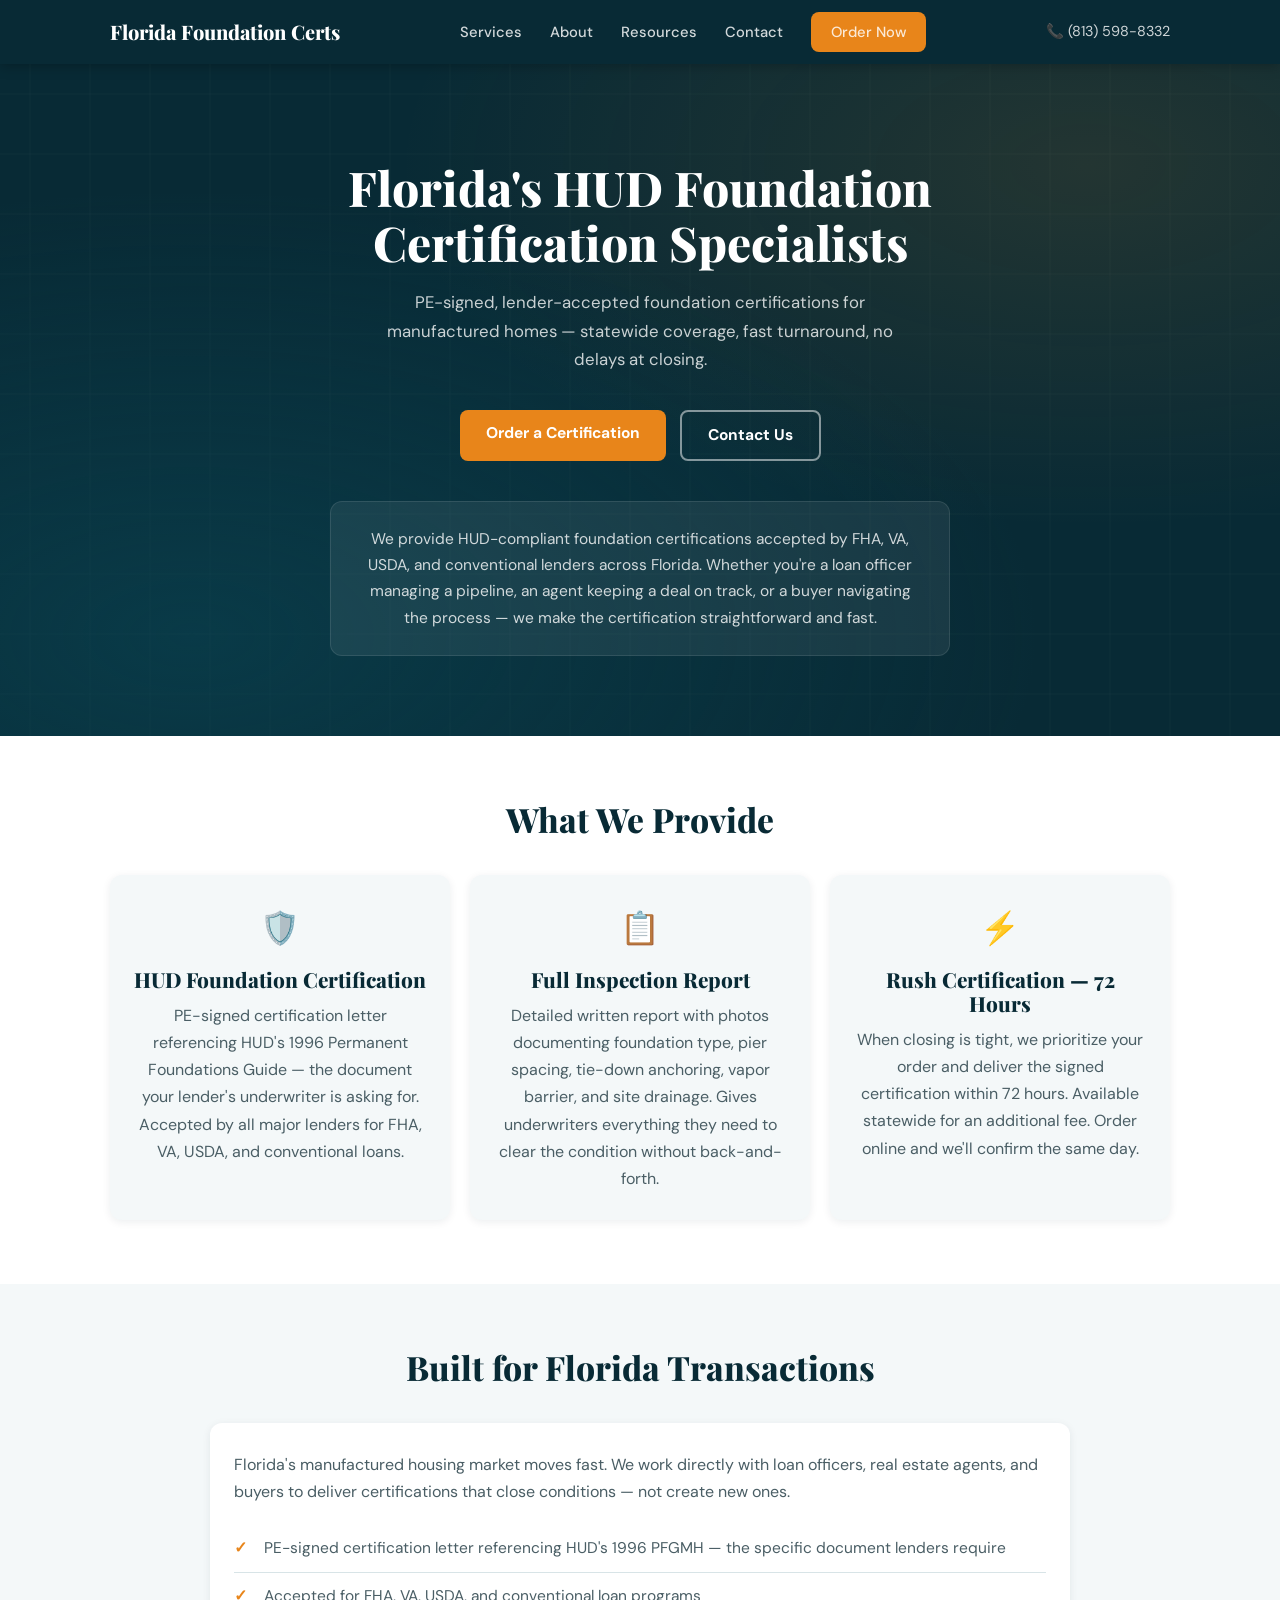
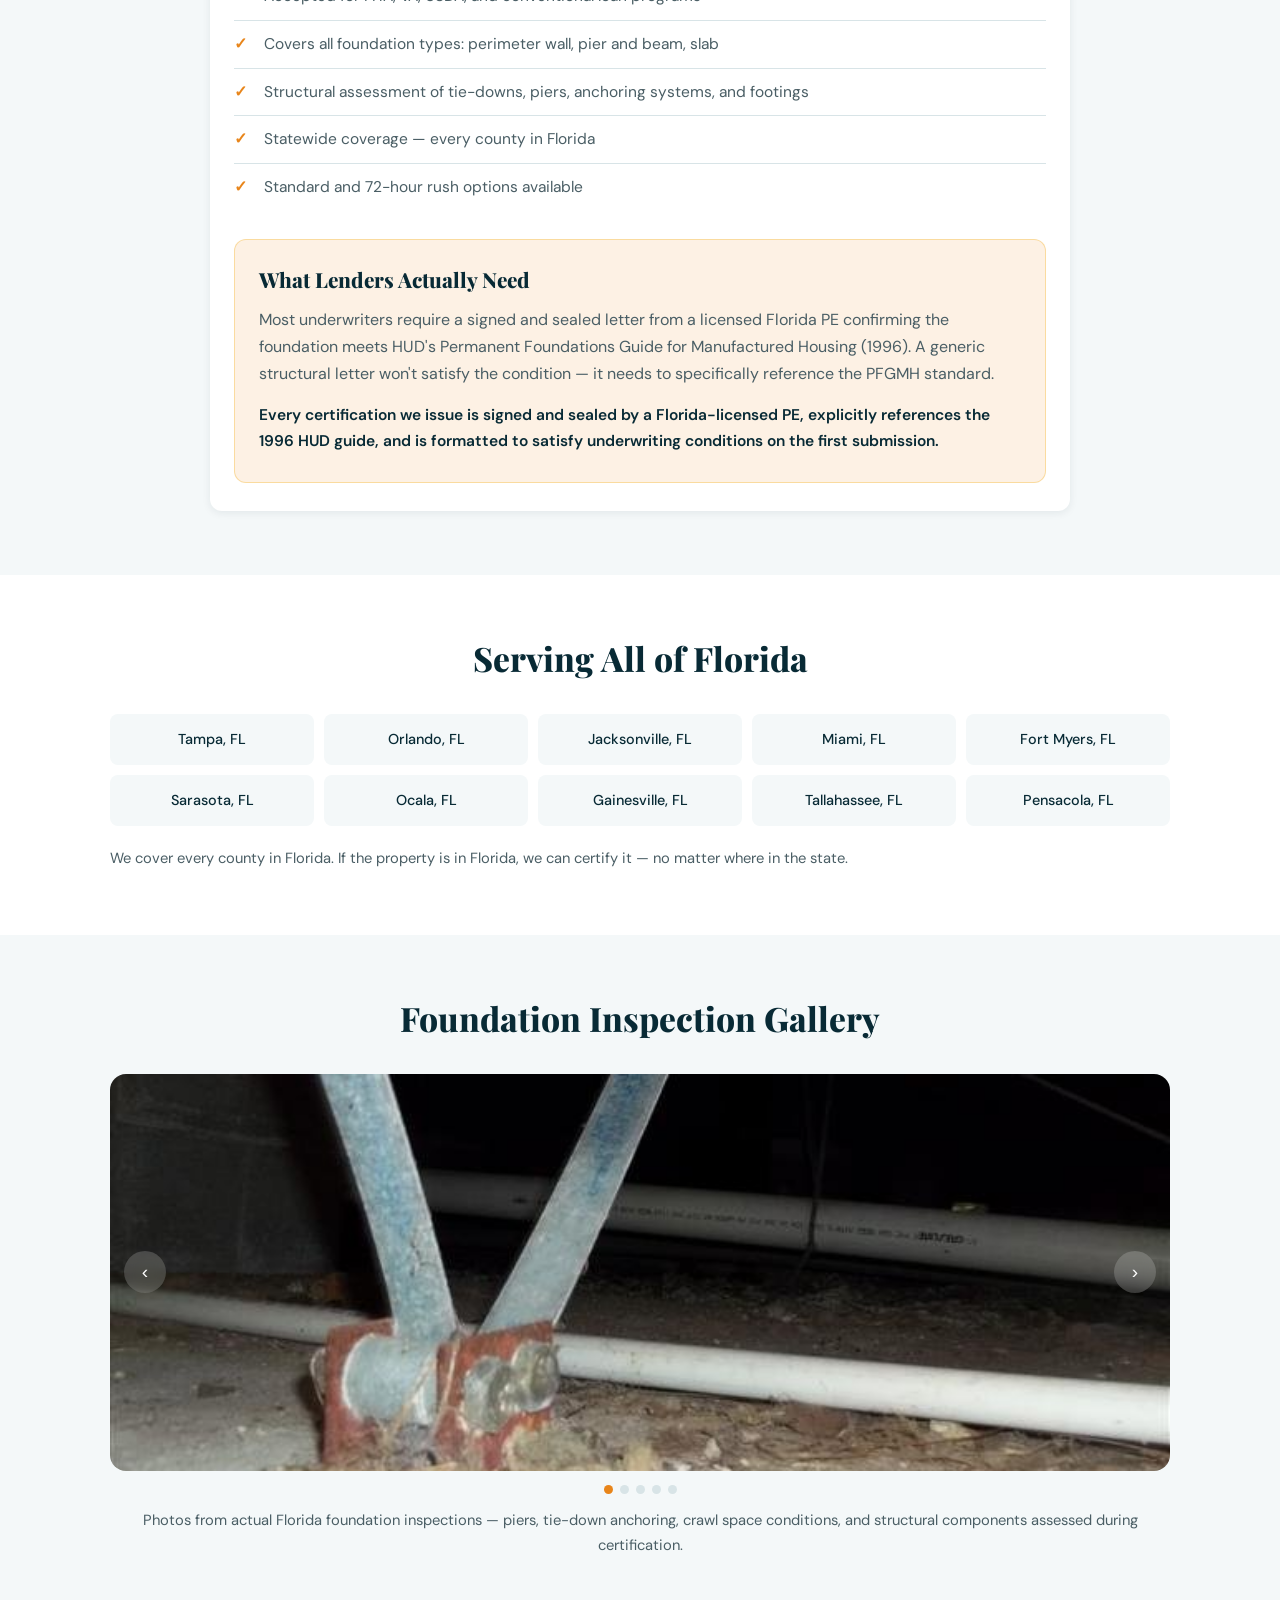
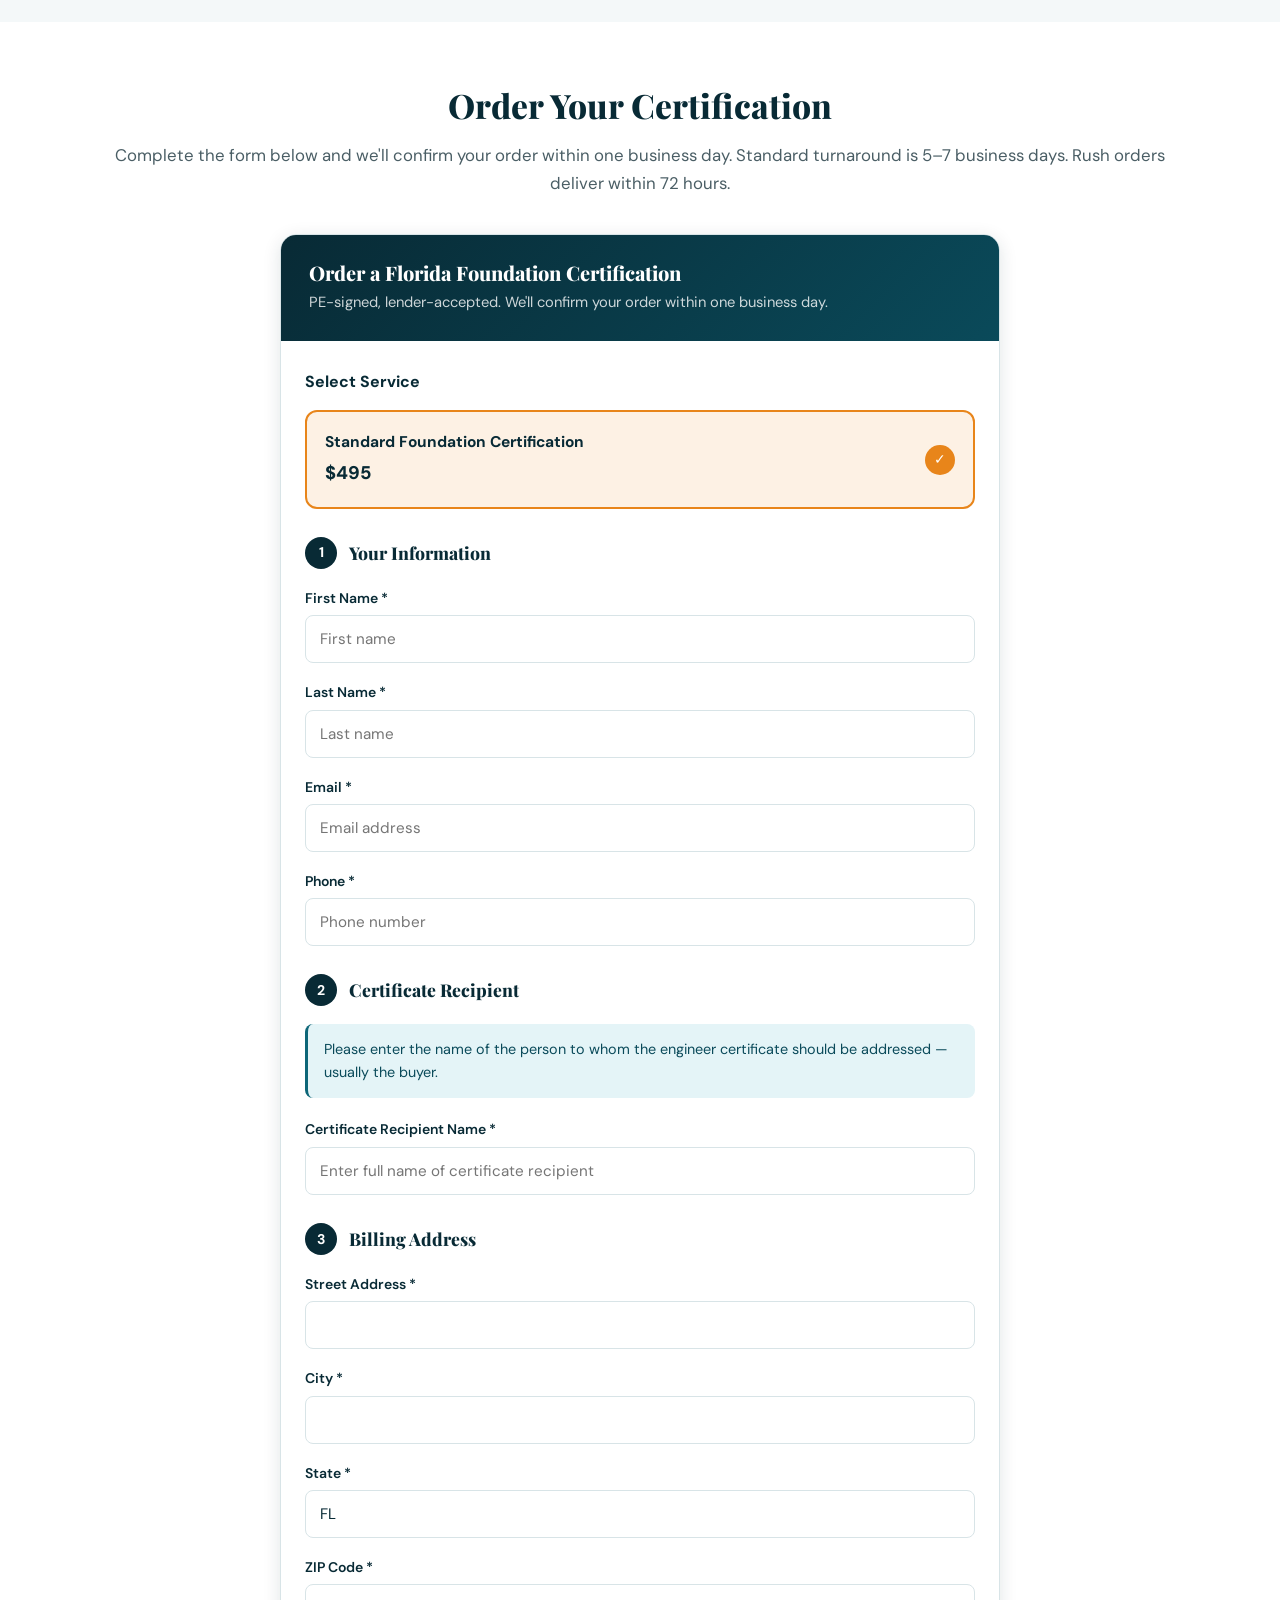
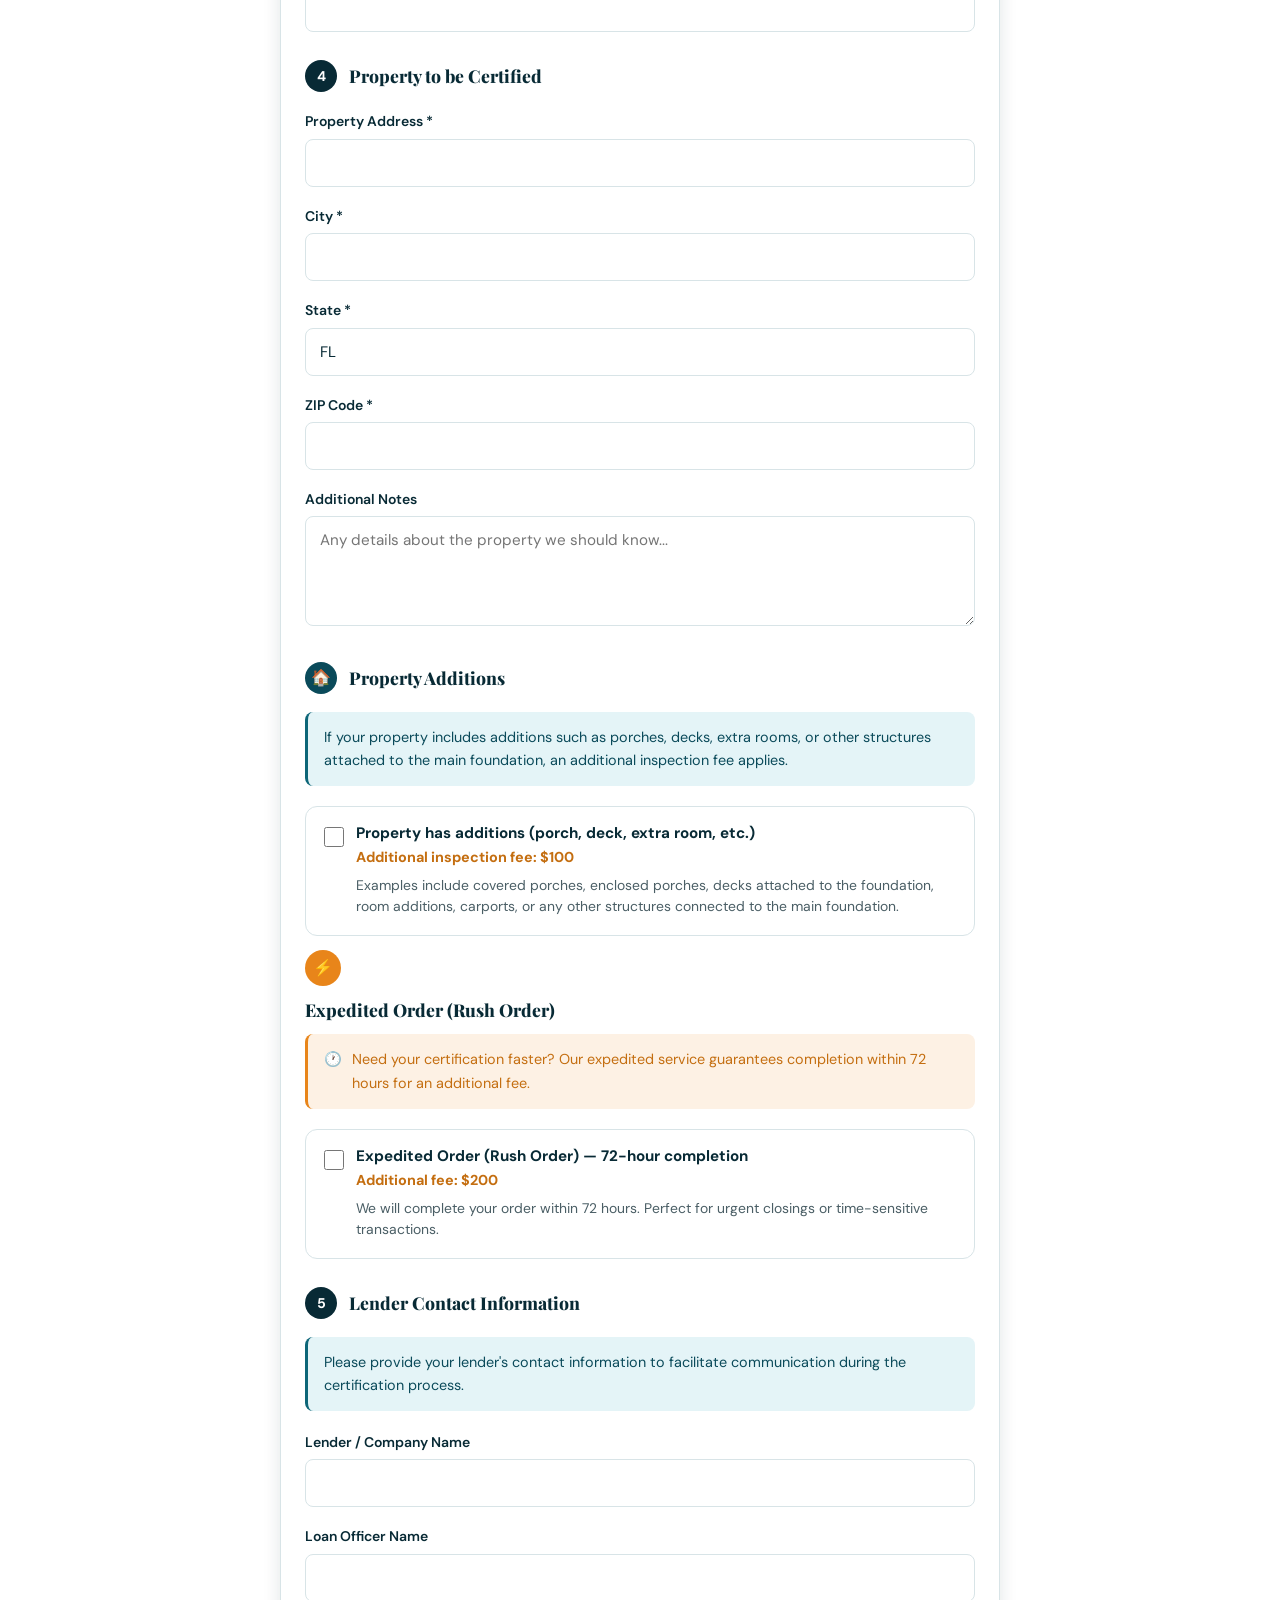
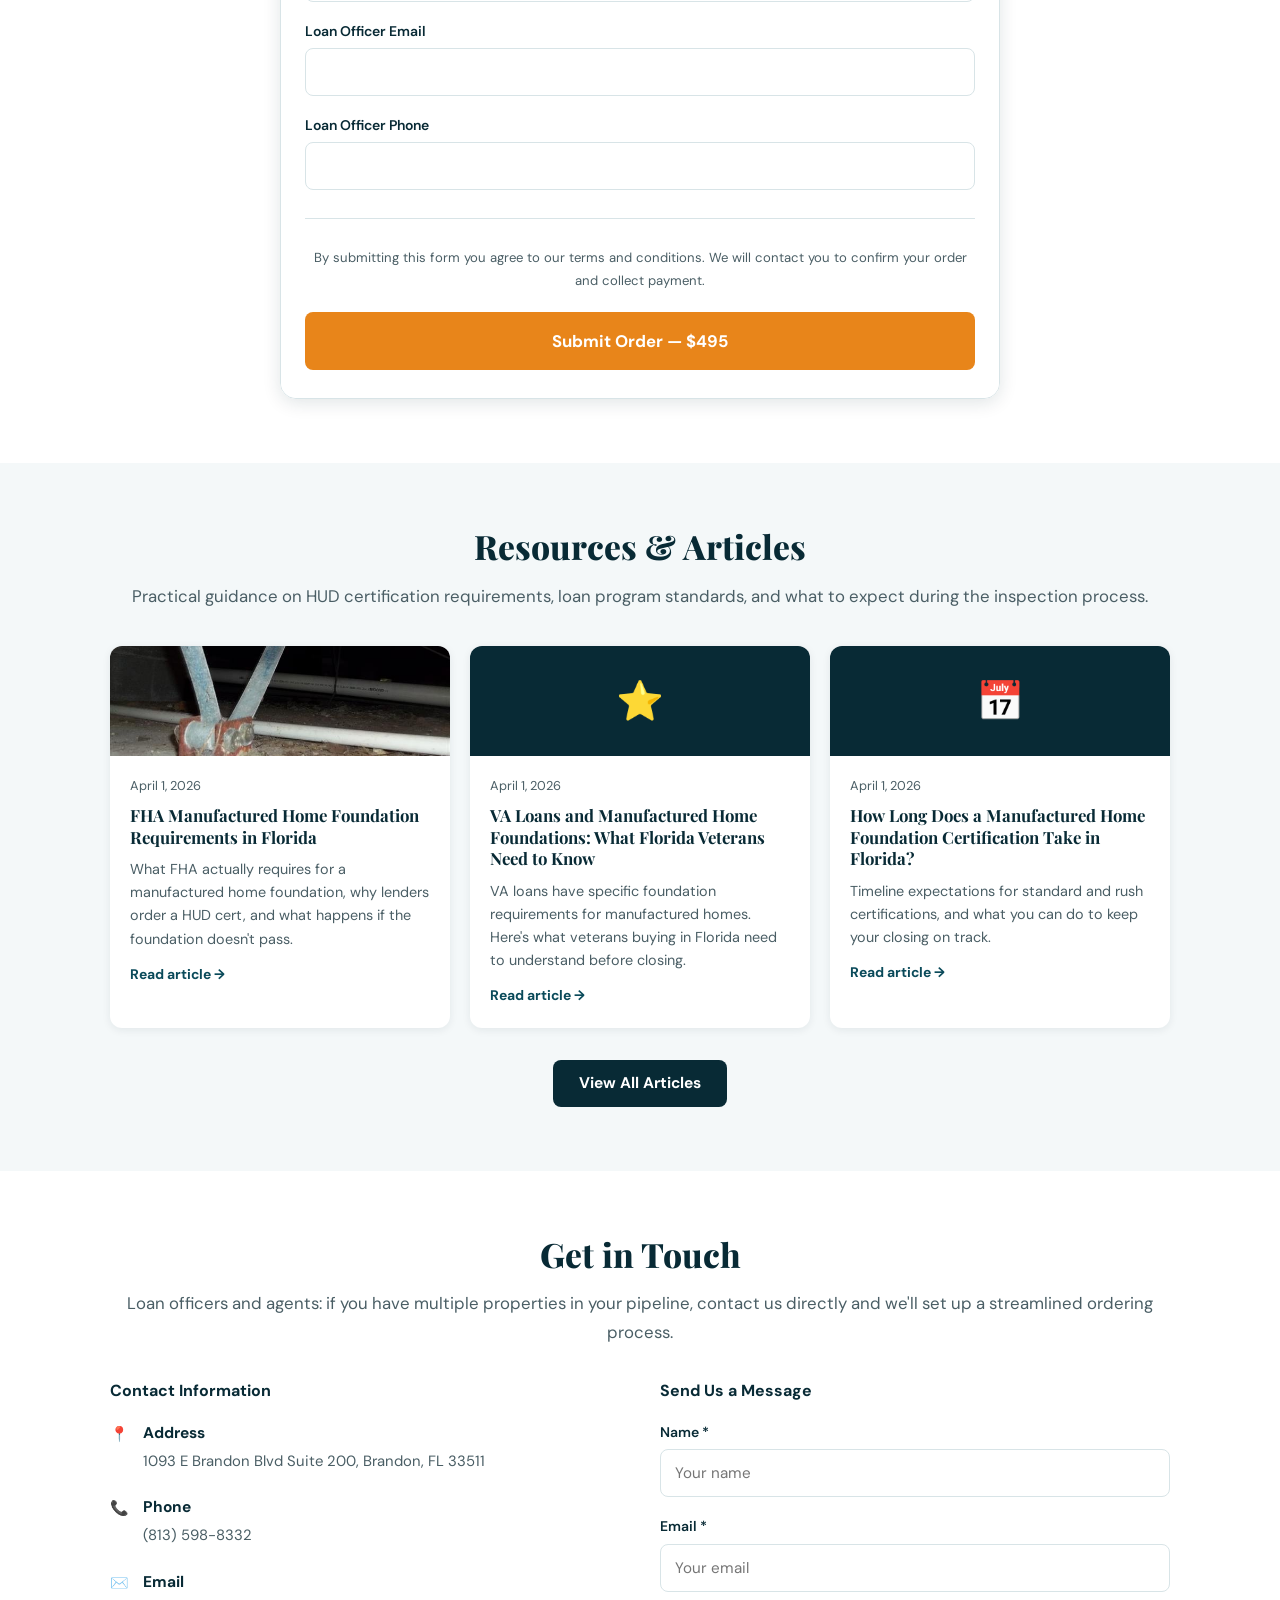
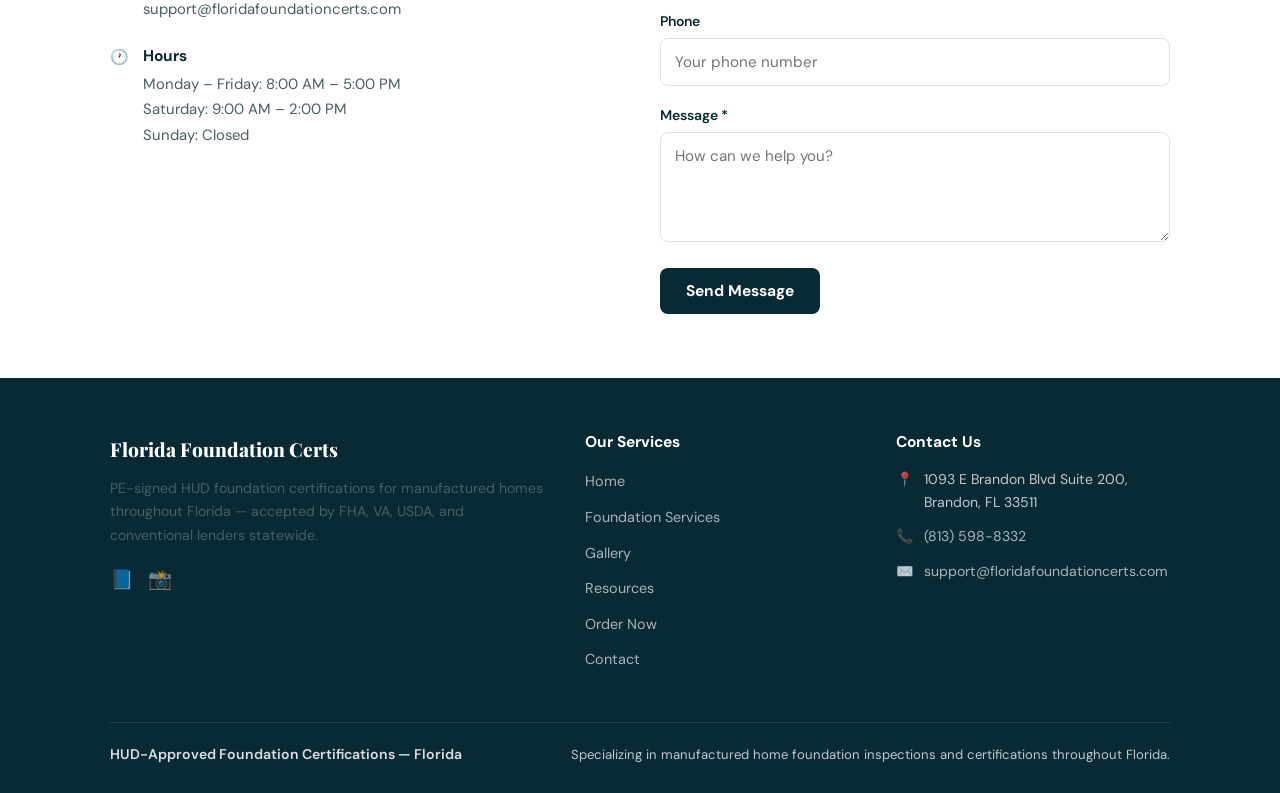
<file: index.html>
<!DOCTYPE html>
<html lang="en">
<head>
  <meta charset="UTF-8" />
  <meta name="viewport" content="width=device-width, initial-scale=1.0" />
  <title>Florida Foundation Certs | HUD-Approved Manufactured Home Foundation Certification in FL</title>
  <meta name="description" content="Professional manufactured home and mobile home foundation inspections and HUD-approved certifications in Florida. Specializing in permanent foundation certification for FHA, VA, and conventional loans in Tampa, Orlando, Jacksonville, Miami, and all of FL." />
  <meta name="keywords" content="manufactured home foundation certification Florida, HUD approved foundation inspection FL, manufactured home permanent foundation Florida, PFGMH certification Florida, FHA foundation certification Florida, VA loan foundation inspection Florida, mobile home foundation inspection FL, Tampa, Orlando, Jacksonville, Miami, Sarasota" />
  <meta property="og:title" content="Florida Foundation Certs | HUD-Approved Manufactured Home Foundation Certification in FL" />
  <meta property="og:description" content="Professional manufactured home foundation inspections and HUD-approved certifications in Florida. Serving Tampa, Orlando, Jacksonville, Miami, and all of FL." />
  <meta property="og:type" content="website" />
  <meta name="twitter:card" content="summary_large_image" />
  <meta name="geo.region" content="US-FL" />
  <meta name="geo.placename" content="Florida" />
  <meta name="format-detection" content="telephone=yes" />
  <link rel="icon" type="image/svg+xml" href="images/favicon.svg" />
  <link rel="preconnect" href="https://fonts.googleapis.com" />
  <link rel="preconnect" href="https://fonts.gstatic.com" crossorigin />
  <link href="https://fonts.googleapis.com/css2?family=Playfair+Display:wght@700;800&family=DM+Sans:wght@400;500;600;700&display=swap" rel="stylesheet" />
  <link rel="stylesheet" href="styles.css" />
</head>
<body>

<!-- ============================================================
     NAVIGATION
     ============================================================ -->
<nav class="nav">
  <div class="nav-inner">
    <a href="index.html" class="nav-logo">Florida Foundation Certs</a>

    <!-- Desktop: links in middle, phone + CTA on right -->
    <ul class="nav-links">
      <li><a href="#services">Services</a></li>
      <li><a href="#about">About</a></li>
      <li><a href="blog/index.html">Resources</a></li>
      <li><a href="#contact">Contact</a></li>
      <li><a href="#order" class="nav-cta">Order Now</a></li>
    </ul>
    <a href="tel:8135988332" class="nav-phone">📞 (813) 598-8332</a>

    <!-- Mobile: phone icon + hamburger -->
    <div class="nav-mobile-right">
      <a href="tel:8135988332" class="nav-mobile-phone" aria-label="Call us">📞</a>
      <button class="hamburger" id="hamburger" aria-label="Open menu">
        <span></span><span></span><span></span>
      </button>
    </div>
  </div>

  <!-- Mobile menu -->
  <div class="mobile-menu" id="mobileMenu">
    <a href="#services" class="mobile-link">Services</a>
    <a href="#about" class="mobile-link">About</a>
    <a href="blog/index.html" class="mobile-link">Resources</a>
    <a href="#contact" class="mobile-link">Contact</a>
    <a href="#order" class="nav-cta mobile-link">Order Now</a>
  </div>
</nav>

<!-- ============================================================
     HERO
     ============================================================ -->
<section class="hero">
  <div class="container">
    <h1>Florida's HUD Foundation<br>Certification Specialists</h1>
    <p class="hero-sub">PE-signed, lender-accepted foundation certifications for manufactured homes — statewide coverage, fast turnaround, no delays at closing.</p>
    <div class="hero-btns">
      <a href="#order" class="btn btn-gold">Order a Certification</a>
      <a href="#contact" class="btn btn-outline-white">Contact Us</a>
    </div>
    <div class="hero-intro-box">
      We provide HUD-compliant foundation certifications accepted by FHA, VA, USDA, and conventional lenders across Florida. Whether you're a loan officer managing a pipeline, an agent keeping a deal on track, or a buyer navigating the process — we make the certification straightforward and fast.
    </div>
  </div>
</section>

<!-- ============================================================
     SERVICES
     ============================================================ -->
<section class="section services" id="services">
  <div class="container">
    <h2 class="section-title">What We Provide</h2>
    <div class="services-grid">

      <div class="card service-card">
        <div class="card-icon">🛡️</div>
        <h3>HUD Foundation Certification</h3>
        <p>PE-signed certification letter referencing HUD's 1996 Permanent Foundations Guide — the document your lender's underwriter is asking for. Accepted by all major lenders for FHA, VA, USDA, and conventional loans.</p>
      </div>

      <div class="card service-card">
        <div class="card-icon">📋</div>
        <h3>Full Inspection Report</h3>
        <p>Detailed written report with photos documenting foundation type, pier spacing, tie-down anchoring, vapor barrier, and site drainage. Gives underwriters everything they need to clear the condition without back-and-forth.</p>
      </div>

      <div class="card service-card">
        <div class="card-icon">⚡</div>
        <h3>Rush Certification — 72 Hours</h3>
        <p>When closing is tight, we prioritize your order and deliver the signed certification within 72 hours. Available statewide for an additional fee. Order online and we'll confirm the same day.</p>
      </div>

    </div>
  </div>
</section>

<!-- ============================================================
     ABOUT
     ============================================================ -->
<section class="section about" id="about">
  <div class="container">
    <h2 class="section-title">Built for Florida Transactions</h2>
    <div class="card" style="text-align:left; max-width:860px; margin:0 auto;">
      <p style="margin-bottom:20px;">Florida's manufactured housing market moves fast. We work directly with loan officers, real estate agents, and buyers to deliver certifications that close conditions — not create new ones.</p>
      <ul class="about-list">
        <li>PE-signed certification letter referencing HUD's 1996 PFGMH — the specific document lenders require</li>
        <li>Accepted for FHA, VA, USDA, and conventional loan programs</li>
        <li>Covers all foundation types: perimeter wall, pier and beam, slab</li>
        <li>Structural assessment of tie-downs, piers, anchoring systems, and footings</li>
        <li>Statewide coverage — every county in Florida</li>
        <li>Standard and 72-hour rush options available</li>
      </ul>
      <div class="why-box" style="margin-top:28px;">
        <h3>What Lenders Actually Need</h3>
        <p>Most underwriters require a signed and sealed letter from a licensed Florida PE confirming the foundation meets HUD's Permanent Foundations Guide for Manufactured Housing (1996). A generic structural letter won't satisfy the condition — it needs to specifically reference the PFGMH standard.</p>
        <p class="why-highlight">Every certification we issue is signed and sealed by a Florida-licensed PE, explicitly references the 1996 HUD guide, and is formatted to satisfy underwriting conditions on the first submission.</p>
      </div>
    </div>
  </div>
</section>

<!-- ============================================================
     SERVICE AREA
     ============================================================ -->
<section class="section service-area">
  <div class="container">
    <h2 class="section-title">Serving All of Florida</h2>
    <div class="city-grid">
      <div class="city-item">Tampa, FL</div>
      <div class="city-item">Orlando, FL</div>
      <div class="city-item">Jacksonville, FL</div>
      <div class="city-item">Miami, FL</div>
      <div class="city-item">Fort Myers, FL</div>
      <div class="city-item">Sarasota, FL</div>
      <div class="city-item">Ocala, FL</div>
      <div class="city-item">Gainesville, FL</div>
      <div class="city-item">Tallahassee, FL</div>
      <div class="city-item">Pensacola, FL</div>
    </div>
    <p class="area-note">We cover every county in Florida. If the property is in Florida, we can certify it — no matter where in the state.</p>
  </div>
</section>

<!-- ============================================================
     GALLERY
     ============================================================ -->
<section class="section gallery" id="gallery">
  <div class="container">
    <h2 class="section-title">Foundation Inspection Gallery</h2>
    <div class="gallery-wrap">
      <div class="gallery-track" id="galleryTrack">
      <div class="gallery-slide" style="background: #1a1a2e; background-image: url('images/foundation-anchor.jpg'); background-size: cover; background-position: center;"></div>
        <div class="gallery-slide"><div class="gallery-slide-icon">🔩</div>Tie-Down Anchoring Assessment</div>
        <div class="gallery-slide"><div class="gallery-slide-icon">📐</div>Structural Compliance Documentation</div>
        <div class="gallery-slide"><div class="gallery-slide-icon">🏠</div>Crawl Space Evaluation</div>
        <div class="gallery-slide"><div class="gallery-slide-icon">✅</div>HUD Certification Complete</div>
      </div>
      <button class="gallery-btn prev" onclick="changeSlide(-1)" aria-label="Previous">&#8249;</button>
      <button class="gallery-btn next" onclick="changeSlide(1)" aria-label="Next">&#8250;</button>
    </div>
    <div class="gallery-dots" id="galleryDots">
      <button class="gallery-dot active" onclick="goToSlide(0)"></button>
      <button class="gallery-dot" onclick="goToSlide(1)"></button>
      <button class="gallery-dot" onclick="goToSlide(2)"></button>
      <button class="gallery-dot" onclick="goToSlide(3)"></button>
      <button class="gallery-dot" onclick="goToSlide(4)"></button>
    </div>
    <p class="gallery-caption">Photos from actual Florida foundation inspections — piers, tie-down anchoring, crawl space conditions, and structural components assessed during certification.</p>
  </div>
</section>

<!-- ============================================================
     ORDER FORM
     ============================================================ -->
<section class="section order" id="order">
  <div class="container">
    <h2 class="section-title">Order Your Certification</h2>
    <p class="section-subtitle">Complete the form below and we'll confirm your order within one business day. Standard turnaround is 5–7 business days. Rush orders deliver within 72 hours.</p>

    <div class="order-card">
      <div class="order-header">
        <h3>Order a Florida Foundation Certification</h3>
        <p>PE-signed, lender-accepted. We'll confirm your order within one business day.</p>
      </div>
      <div class="order-body">

        <!-- Success message (hidden until submit) -->
        <div id="orderSuccess" style="display:none; text-align:center; padding: 40px 20px;">
          <div style="font-size:3rem; margin-bottom:16px;">✅</div>
          <h3 style="color:var(--navy); margin-bottom:12px;">Order Received</h3>
          <p>We've received your certification request and will be in touch within one business day to confirm details and next steps.</p>
        </div>

        <div id="orderForm">
          <div class="service-select-label">Select Service</div>
          <div class="service-option">
            <div>
              <div class="service-option-name">Standard Foundation Certification</div>
              <div class="service-option-price" id="basePrice">$495</div>
            </div>
            <div class="check-circle">✓</div>
          </div>

          <form id="certForm">
            <input type="hidden" name="_formtype" value="ORDER" />
            <input type="hidden" name="Total" id="totalField" value="$495" />

            <!-- Step 1 -->
            <div class="step-heading">
              <div class="step-num">1</div>
              <h3>Your Information</h3>
            </div>
            <div class="form-group"><label>First Name *</label><input type="text" name="First Name" placeholder="First name" required /></div>
            <div class="form-group"><label>Last Name *</label><input type="text" name="Last Name" placeholder="Last name" required /></div>
            <div class="form-group"><label>Email *</label><input type="email" name="Email" placeholder="Email address" required /></div>
            <div class="form-group"><label>Phone *</label><input type="tel" name="Phone" placeholder="Phone number" required /></div>

            <!-- Step 2 -->
            <div class="step-heading">
              <div class="step-num">2</div>
              <h3>Certificate Recipient</h3>
            </div>
            <div class="callout-blue">Please enter the name of the person to whom the engineer certificate should be addressed — usually the buyer.</div>
            <div class="form-group"><label>Certificate Recipient Name *</label><input type="text" name="Certificate Recipient" placeholder="Enter full name of certificate recipient" required /></div>

            <!-- Step 3 -->
            <div class="step-heading">
              <div class="step-num">3</div>
              <h3>Billing Address</h3>
            </div>
            <div class="form-group"><label>Street Address *</label><input type="text" name="Billing Street" required /></div>
            <div class="form-group"><label>City *</label><input type="text" name="Billing City" required /></div>
            <div class="form-group"><label>State *</label><input type="text" name="Billing State" value="FL" required /></div>
            <div class="form-group"><label>ZIP Code *</label><input type="text" name="Billing ZIP" required /></div>

            <!-- Step 4 -->
            <div class="step-heading">
              <div class="step-num">4</div>
              <h3>Property to be Certified</h3>
            </div>
            <div class="form-group"><label>Property Address *</label><input type="text" name="Property Address" required /></div>
            <div class="form-group"><label>City *</label><input type="text" name="Property City" required /></div>
            <div class="form-group"><label>State *</label><input type="text" name="Property State" value="FL" required /></div>
            <div class="form-group"><label>ZIP Code *</label><input type="text" name="Property ZIP" required /></div>
            <div class="form-group"><label>Additional Notes</label><textarea name="Additional Notes" placeholder="Any details about the property we should know..."></textarea></div>

            <!-- Property Additions -->
            <div class="step-heading">
              <div class="step-num" style="background:var(--blue); font-size:1rem;">🏠</div>
              <h3>Property Additions</h3>
            </div>
            <div class="callout-blue">If your property includes additions such as porches, decks, extra rooms, or other structures attached to the main foundation, an additional inspection fee applies.</div>
            <div class="addon-card">
              <div class="addon-header">
                <input type="checkbox" class="addon-checkbox" id="addons" name="Property Additions" value="Yes — additional $100" />
                <div class="addon-info">
                  <h4>Property has additions (porch, deck, extra room, etc.)</h4>
                  <div class="addon-price">Additional inspection fee: $100</div>
                  <p>Examples include covered porches, enclosed porches, decks attached to the foundation, room additions, carports, or any other structures connected to the main foundation.</p>
                </div>
              </div>
            </div>

            <!-- Rush Order -->
            <div class="rush-icon">⚡</div>
            <h3 style="font-family:var(--font-display); font-size:1.1rem; color:var(--navy); margin-bottom:14px;">Expedited Order (Rush Order)</h3>
            <div class="callout-gold">
              <span>🕐</span>
              <span>Need your certification faster? Our expedited service guarantees completion within 72 hours for an additional fee.</span>
            </div>
            <div class="addon-card">
              <div class="addon-header">
                <input type="checkbox" class="addon-checkbox" id="rush" name="Rush Order" value="Yes — additional $200" />
                <div class="addon-info">
                  <h4>Expedited Order (Rush Order) — 72-hour completion</h4>
                  <div class="addon-price">Additional fee: $200</div>
                  <p>We will complete your order within 72 hours. Perfect for urgent closings or time-sensitive transactions.</p>
                </div>
              </div>
            </div>

            <!-- Step 5 -->
            <div class="step-heading">
              <div class="step-num">5</div>
              <h3>Lender Contact Information</h3>
            </div>
            <div class="callout-blue">Please provide your lender's contact information to facilitate communication during the certification process.</div>
            <div class="form-group"><label>Lender / Company Name</label><input type="text" name="Lender Company" /></div>
            <div class="form-group"><label>Loan Officer Name</label><input type="text" name="Loan Officer Name" /></div>
            <div class="form-group"><label>Loan Officer Email</label><input type="email" name="Loan Officer Email" /></div>
            <div class="form-group"><label>Loan Officer Phone</label><input type="tel" name="Loan Officer Phone" /></div>

            <hr class="divider" />
            <p class="terms-note">By submitting this form you agree to our terms and conditions. We will contact you to confirm your order and collect payment.</p>
            <button type="submit" class="payment-btn" id="submitBtn">Submit Order — $495</button>
          </form>
        </div>

      </div>
    </div>
  </div>
</section>

<!-- ============================================================
     BLOG PREVIEW
     ============================================================ -->
<section class="section blog-preview" id="resources">
  <div class="container">
    <h2 class="section-title">Resources &amp; Articles</h2>
    <p class="section-subtitle">Practical guidance on HUD certification requirements, loan program standards, and what to expect during the inspection process.</p>
    <div class="blog-grid">

      <a href="blog/fha-manufactured-home-foundation-requirements-florida.html" class="blog-card">
        <div class="blog-card-img" style="background-image: url('images/foundation-anchor.jpg');"></div>
        <div class="blog-card-body">
          <div class="blog-card-date">April 1, 2026</div>
          <div class="blog-card-title">FHA Manufactured Home Foundation Requirements in Florida</div>
          <p class="blog-card-excerpt">What FHA actually requires for a manufactured home foundation, why lenders order a HUD cert, and what happens if the foundation doesn't pass.</p>
          <span class="blog-card-read">Read article →</span>
        </div>
      </a>

      <a href="blog/va-loan-manufactured-home-foundation-florida.html" class="blog-card">
        <div class="blog-card-img">⭐</div>
        <div class="blog-card-body">
          <div class="blog-card-date">April 1, 2026</div>
          <div class="blog-card-title">VA Loans and Manufactured Home Foundations: What Florida Veterans Need to Know</div>
          <p class="blog-card-excerpt">VA loans have specific foundation requirements for manufactured homes. Here's what veterans buying in Florida need to understand before closing.</p>
          <span class="blog-card-read">Read article →</span>
        </div>
      </a>

      <a href="blog/how-long-does-foundation-certification-take.html" class="blog-card">
        <div class="blog-card-img">📅</div>
        <div class="blog-card-body">
          <div class="blog-card-date">April 1, 2026</div>
          <div class="blog-card-title">How Long Does a Manufactured Home Foundation Certification Take in Florida?</div>
          <p class="blog-card-excerpt">Timeline expectations for standard and rush certifications, and what you can do to keep your closing on track.</p>
          <span class="blog-card-read">Read article →</span>
        </div>
      </a>

    </div>
    <div class="blog-all-link">
      <a href="blog/index.html" class="btn btn-navy">View All Articles</a>
    </div>
  </div>
</section>

<!-- ============================================================
     CONTACT
     ============================================================ -->
<section class="section contact" id="contact">
  <div class="container">
    <h2 class="section-title">Get in Touch</h2>
    <p class="section-subtitle">Loan officers and agents: if you have multiple properties in your pipeline, contact us directly and we'll set up a streamlined ordering process.</p>
    <div class="contact-grid">

      <div>
        <h4 style="font-weight:700; font-size:1rem; color:var(--navy); margin-bottom:20px;">Contact Information</h4>
        <div class="contact-info-item">
          <span class="contact-icon">📍</span>
          <div><strong>Address</strong><span>1093 E Brandon Blvd Suite 200, Brandon, FL 33511</span></div>
        </div>
        <div class="contact-info-item">
          <span class="contact-icon">📞</span>
          <div><strong>Phone</strong><a href="tel:8135988332">(813) 598-8332</a></div>
        </div>
        <div class="contact-info-item">
          <span class="contact-icon">✉️</span>
          <div><strong>Email</strong><a href="mailto:support@floridafoundationcerts.com">support@floridafoundationcerts.com</a></div>
        </div>
        <div class="contact-info-item">
          <span class="contact-icon">🕐</span>
          <div>
            <strong>Hours</strong>
            <span>Monday – Friday: 8:00 AM – 5:00 PM<br>Saturday: 9:00 AM – 2:00 PM<br>Sunday: Closed</span>
          </div>
        </div>
      </div>

      <div>
        <h4 style="font-weight:700; font-size:1rem; color:var(--navy); margin-bottom:20px;">Send Us a Message</h4>
        <div id="contactSuccess" style="display:none; padding:28px; background:var(--gray-bg); border-radius:var(--radius-md); text-align:center;">
          <div style="font-size:2rem; margin-bottom:10px;">✅</div>
          <p style="color:var(--navy); font-weight:600;">Message received. We'll be in touch shortly.</p>
        </div>
        <form id="contactForm" style="">
          <input type="hidden" name="_formtype" value="CONTACT" />
          <div class="form-group"><label>Name *</label><input type="text" name="Name" placeholder="Your name" required /></div>
          <div class="form-group"><label>Email *</label><input type="email" name="Email" placeholder="Your email" required /></div>
          <div class="form-group"><label>Phone</label><input type="tel" name="Phone" placeholder="Your phone number" /></div>
          <div class="form-group"><label>Message *</label><textarea name="Message" placeholder="How can we help you?" required></textarea></div>
          <button type="submit" class="btn btn-navy">Send Message</button>
        </form>
      </div>

    </div>
  </div>
</section>

<!-- ============================================================
     FOOTER
     ============================================================ -->
<footer>
  <div class="container">
    <div class="footer-grid">

      <div>
        <a href="index.html" class="footer-logo">Florida Foundation Certs</a>
        <p class="footer-tagline">PE-signed HUD foundation certifications for manufactured homes throughout Florida — accepted by FHA, VA, USDA, and conventional lenders statewide.</p>
        <div class="footer-social">
          <a href="#" aria-label="Facebook">📘</a>
          <a href="#" aria-label="Instagram">📸</a>
        </div>
      </div>

      <div class="footer-col">
        <h4>Our Services</h4>
        <ul class="footer-nav-links">
          <li><a href="index.html">Home</a></li>
          <li><a href="#services">Foundation Services</a></li>
          <li><a href="#gallery">Gallery</a></li>
          <li><a href="blog/index.html">Resources</a></li>
          <li><a href="#order">Order Now</a></li>
          <li><a href="#contact">Contact</a></li>
        </ul>
      </div>

      <div class="footer-col">
        <h4>Contact Us</h4>
        <div class="footer-contact-item"><span>📍</span><span>1093 E Brandon Blvd Suite 200, Brandon, FL 33511</span></div>
        <div class="footer-contact-item"><span>📞</span><a href="tel:8135988332">(813) 598-8332</a></div>
        <div class="footer-contact-item"><span>✉️</span><a href="mailto:support@floridafoundationcerts.com">support@floridafoundationcerts.com</a></div>
      </div>

    </div>

    <hr class="footer-divider" />
    <div class="footer-bottom">
      <span class="footer-bottom-tagline">HUD-Approved Foundation Certifications — Florida</span>
      <span>Specializing in manufactured home foundation inspections and certifications throughout Florida.</span>
    </div>
  </div>
</footer>

<script>
  const FORMSPREE = 'https://formspree.io/f/xbdparoj';

  // Hamburger menu
  const hamburger = document.getElementById('hamburger');
  const mobileMenu = document.getElementById('mobileMenu');
  hamburger.addEventListener('click', () => mobileMenu.classList.toggle('open'));
  document.querySelectorAll('.mobile-link').forEach(link => {
    link.addEventListener('click', () => mobileMenu.classList.remove('open'));
  });

  // Gallery slider
  let current = 0;
  const total = 5;
  function changeSlide(dir) { current = (current + dir + total) % total; updateSlider(); }
  function goToSlide(n) { current = n; updateSlider(); }
  function updateSlider() {
    document.getElementById('galleryTrack').style.transform = `translateX(-${current * 100}%)`;
    document.querySelectorAll('.gallery-dot').forEach((d, i) => d.classList.toggle('active', i === current));
  }

  // Dynamic order total
  const addonsCheck = document.getElementById('addons');
  const rushCheck = document.getElementById('rush');
  const submitBtn = document.getElementById('submitBtn');
  const totalField = document.getElementById('totalField');

  function updateTotal() {
    let amount = 495;
    if (addonsCheck.checked) amount += 100;
    if (rushCheck.checked) amount += 200;
    submitBtn.textContent = `Submit Order — $${amount}`;
    totalField.value = `$${amount}`;
  }
  addonsCheck.addEventListener('change', updateTotal);
  rushCheck.addEventListener('change', updateTotal);

  // Order form submission
  document.getElementById('certForm').addEventListener('submit', async function(e) {
    e.preventDefault();
    submitBtn.textContent = 'Submitting...';
    submitBtn.disabled = true;
    const data = new FormData(this);
    try {
      const res = await fetch(FORMSPREE, { method: 'POST', body: data, headers: { 'Accept': 'application/json' } });
      if (res.ok) {
        document.getElementById('orderForm').style.display = 'none';
        document.getElementById('orderSuccess').style.display = 'block';
      } else {
        submitBtn.textContent = 'Error — please try again';
        submitBtn.disabled = false;
      }
    } catch {
      submitBtn.textContent = 'Error — please try again';
      submitBtn.disabled = false;
    }
  });

  // Contact form submission
  document.getElementById('contactForm').addEventListener('submit', async function(e) {
    e.preventDefault();
    const btn = this.querySelector('button[type="submit"]');
    btn.textContent = 'Sending...';
    btn.disabled = true;
    const data = new FormData(this);
    try {
      const res = await fetch(FORMSPREE, { method: 'POST', body: data, headers: { 'Accept': 'application/json' } });
      if (res.ok) {
        document.getElementById('contactForm').style.display = 'none';
        document.getElementById('contactSuccess').style.display = 'block';
      } else {
        btn.textContent = 'Error — please try again';
        btn.disabled = false;
      }
    } catch {
      btn.textContent = 'Error — please try again';
      btn.disabled = false;
    }
  });
</script>

</body>
</html>
</file>
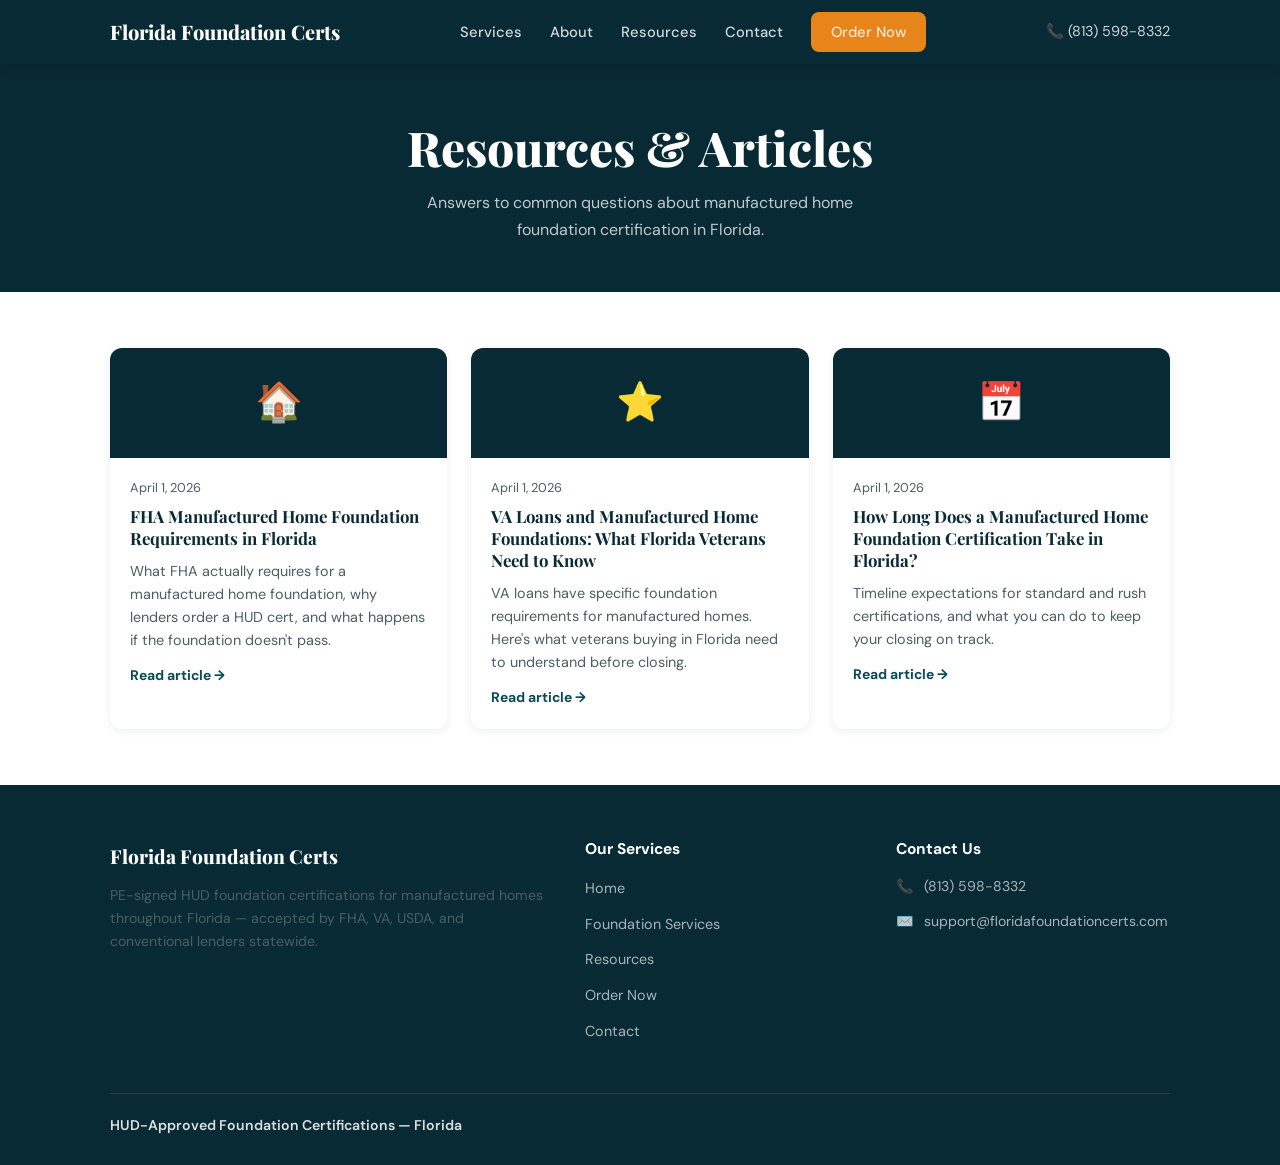
<file: blog/index.html>
<!DOCTYPE html>
<html lang="en">
<head>
  <meta charset="UTF-8" />
  <meta name="viewport" content="width=device-width, initial-scale=1.0" />
  <title>Resources & Articles | Florida Foundation Certs</title>
  <meta name="description" content="Articles and guides about manufactured home foundation certification in Florida — FHA, VA, conventional loans, HUD requirements, timelines, and more." />
  <link rel="icon" type="image/svg+xml" href="../images/favicon.svg" />
  <link rel="preconnect" href="https://fonts.googleapis.com" />
  <link rel="preconnect" href="https://fonts.gstatic.com" crossorigin />
  <link href="https://fonts.googleapis.com/css2?family=Playfair+Display:wght@700;800&family=DM+Sans:wght@400;500;600;700&display=swap" rel="stylesheet" />
  <link rel="stylesheet" href="../styles.css" />
</head>
<body>

<nav class="nav">
  <div class="nav-inner">
    <a href="../index.html" class="nav-logo">Florida Foundation Certs</a>
    <ul class="nav-links">
      <li><a href="../index.html#services">Services</a></li>
      <li><a href="../index.html#about">About</a></li>
      <li><a href="index.html">Resources</a></li>
      <li><a href="../index.html#contact">Contact</a></li>
      <li><a href="../index.html#order" class="nav-cta">Order Now</a></li>
    </ul>
    <a href="tel:8135988332" class="nav-phone">📞 (813) 598-8332</a>
    <div class="nav-mobile-right">
      <a href="tel:8135988332" class="nav-mobile-phone" aria-label="Call us">📞</a>
      <button class="hamburger" id="hamburger" aria-label="Open menu">
        <span></span><span></span><span></span>
      </button>
    </div>
  </div>
  <div class="mobile-menu" id="mobileMenu">
    <a href="../index.html#services" class="mobile-link">Services</a>
    <a href="../index.html#about" class="mobile-link">About</a>
    <a href="index.html" class="mobile-link">Resources</a>
    <a href="../index.html#contact" class="mobile-link">Contact</a>
    <a href="../index.html#order" class="nav-cta mobile-link">Order Now</a>
  </div>
</nav>

<section class="blog-hero">
  <div class="container">
    <h1>Resources &amp; Articles</h1>
    <p>Answers to common questions about manufactured home foundation certification in Florida.</p>
  </div>
</section>

<div class="container">
  <div class="blog-index-grid">

    <a href="fha-manufactured-home-foundation-requirements-florida.html" class="blog-card">
      <div class="blog-card-img">🏠</div>
      <div class="blog-card-body">
        <div class="blog-card-date">April 1, 2026</div>
        <div class="blog-card-title">FHA Manufactured Home Foundation Requirements in Florida</div>
        <p class="blog-card-excerpt">What FHA actually requires for a manufactured home foundation, why lenders order a HUD cert, and what happens if the foundation doesn't pass.</p>
        <span class="blog-card-read">Read article →</span>
      </div>
    </a>

    <a href="va-loan-manufactured-home-foundation-florida.html" class="blog-card">
      <div class="blog-card-img">⭐</div>
      <div class="blog-card-body">
        <div class="blog-card-date">April 1, 2026</div>
        <div class="blog-card-title">VA Loans and Manufactured Home Foundations: What Florida Veterans Need to Know</div>
        <p class="blog-card-excerpt">VA loans have specific foundation requirements for manufactured homes. Here's what veterans buying in Florida need to understand before closing.</p>
        <span class="blog-card-read">Read article →</span>
      </div>
    </a>

    <a href="how-long-does-foundation-certification-take.html" class="blog-card">
      <div class="blog-card-img">📅</div>
      <div class="blog-card-body">
        <div class="blog-card-date">April 1, 2026</div>
        <div class="blog-card-title">How Long Does a Manufactured Home Foundation Certification Take in Florida?</div>
        <p class="blog-card-excerpt">Timeline expectations for standard and rush certifications, and what you can do to keep your closing on track.</p>
        <span class="blog-card-read">Read article →</span>
      </div>
    </a>

  </div>
</div>

<footer>
  <div class="container">
    <div class="footer-grid">
      <div>
        <a href="../index.html" class="footer-logo">Florida Foundation Certs</a>
        <p class="footer-tagline">PE-signed HUD foundation certifications for manufactured homes throughout Florida — accepted by FHA, VA, USDA, and conventional lenders statewide.</p>
      </div>
      <div class="footer-col">
        <h4>Our Services</h4>
        <ul class="footer-nav-links">
          <li><a href="../index.html">Home</a></li>
          <li><a href="../index.html#services">Foundation Services</a></li>
          <li><a href="index.html">Resources</a></li>
          <li><a href="../index.html#order">Order Now</a></li>
          <li><a href="../index.html#contact">Contact</a></li>
        </ul>
      </div>
      <div class="footer-col">
        <h4>Contact Us</h4>
        <div class="footer-contact-item"><span>📞</span><a href="tel:8135988332">(813) 598-8332</a></div>
        <div class="footer-contact-item"><span>✉️</span><a href="mailto:support@floridafoundationcerts.com">support@floridafoundationcerts.com</a></div>
      </div>
    </div>
    <hr class="footer-divider" />
    <div class="footer-bottom">
      <span class="footer-bottom-tagline">HUD-Approved Foundation Certifications — Florida</span>
    </div>
  </div>
</footer>

<script>
  const hamburger = document.getElementById('hamburger');
  const mobileMenu = document.getElementById('mobileMenu');
  hamburger.addEventListener('click', () => mobileMenu.classList.toggle('open'));
  document.querySelectorAll('.mobile-link').forEach(l => l.addEventListener('click', () => mobileMenu.classList.remove('open')));
</script>
</body>
</html>
</file>
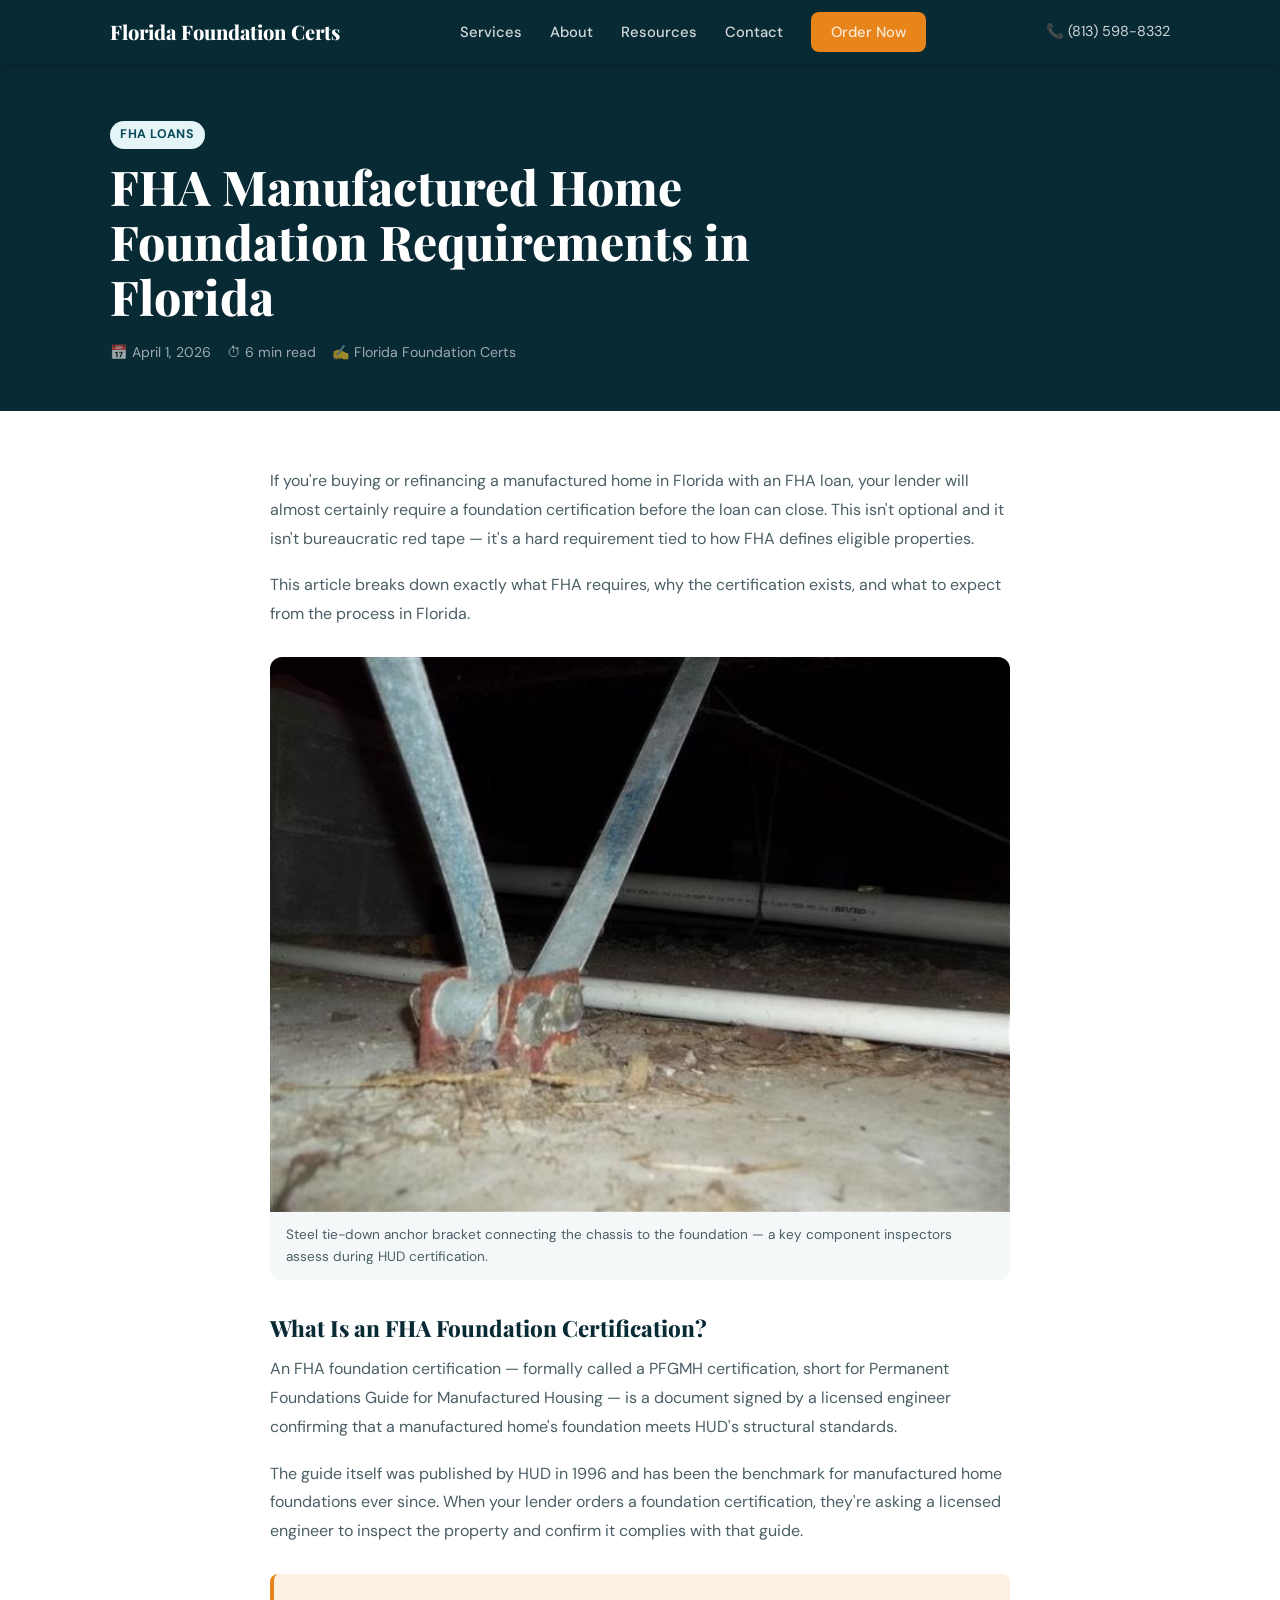
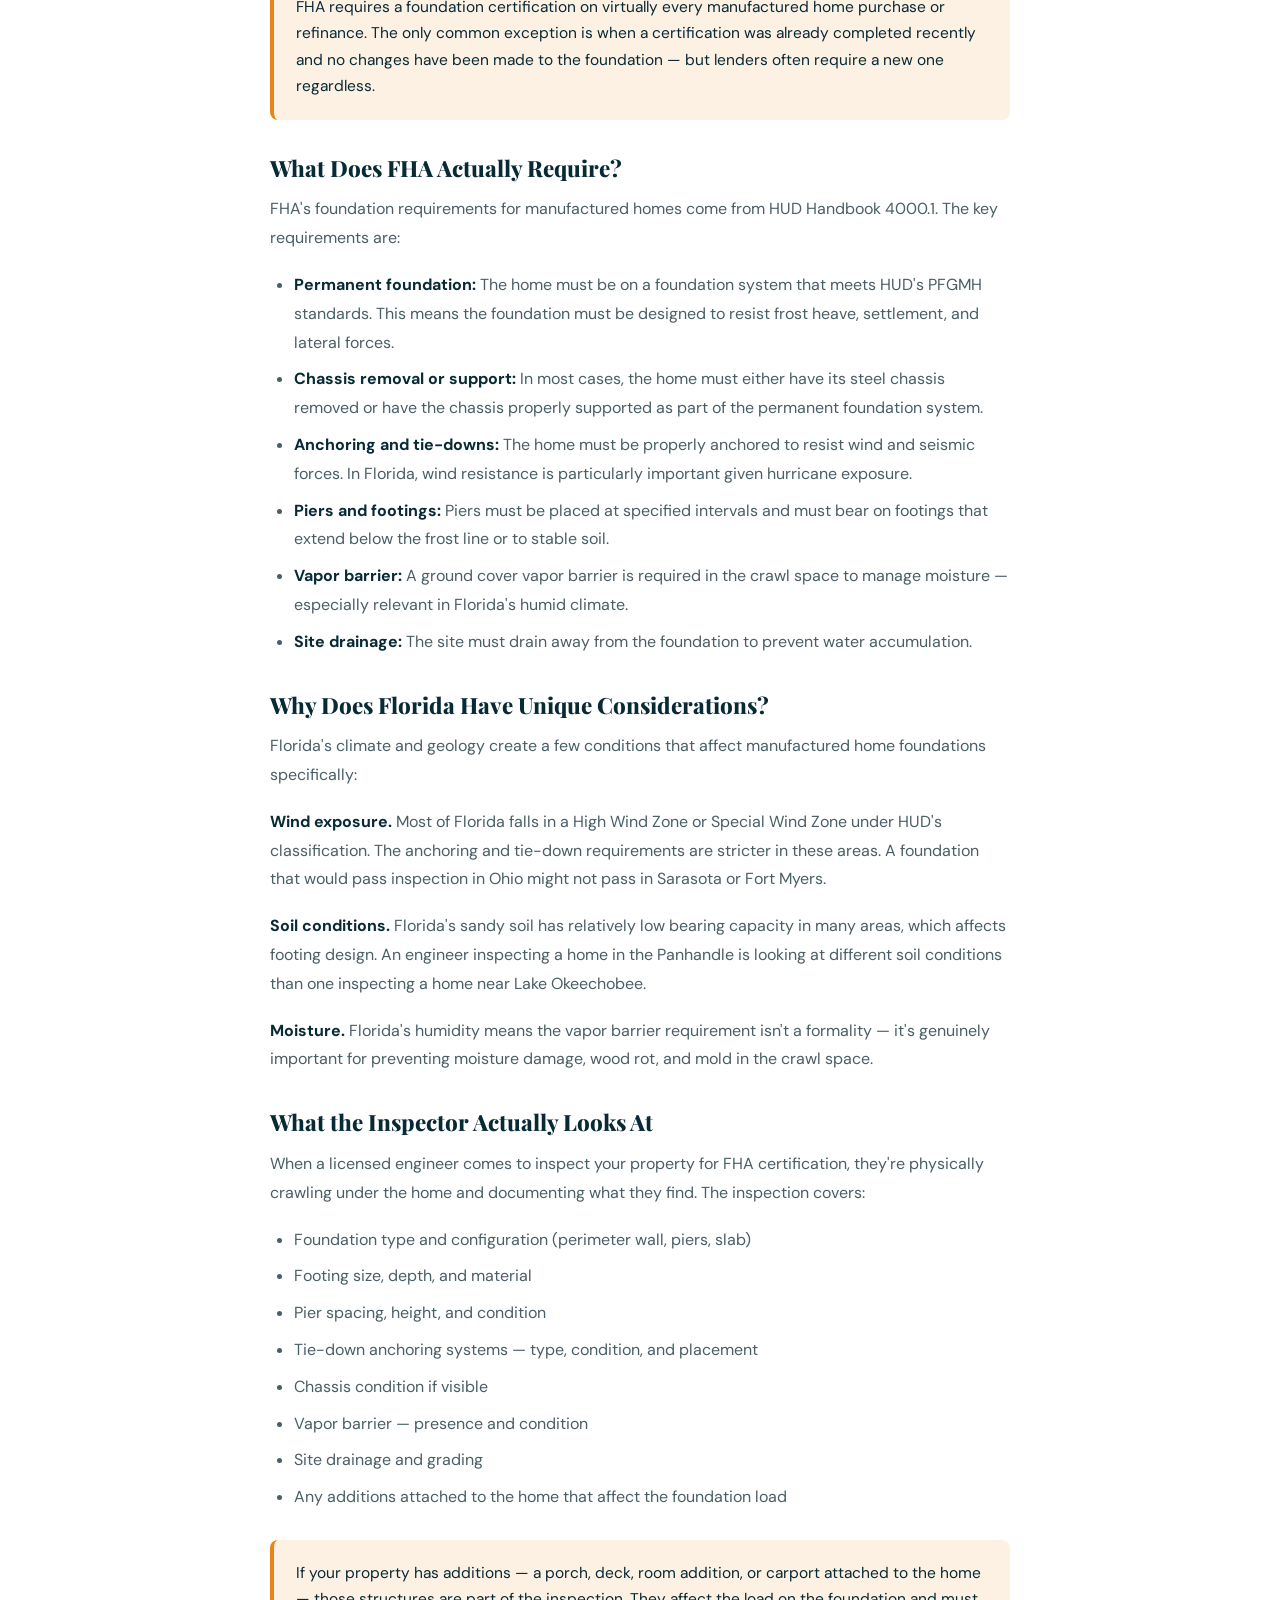
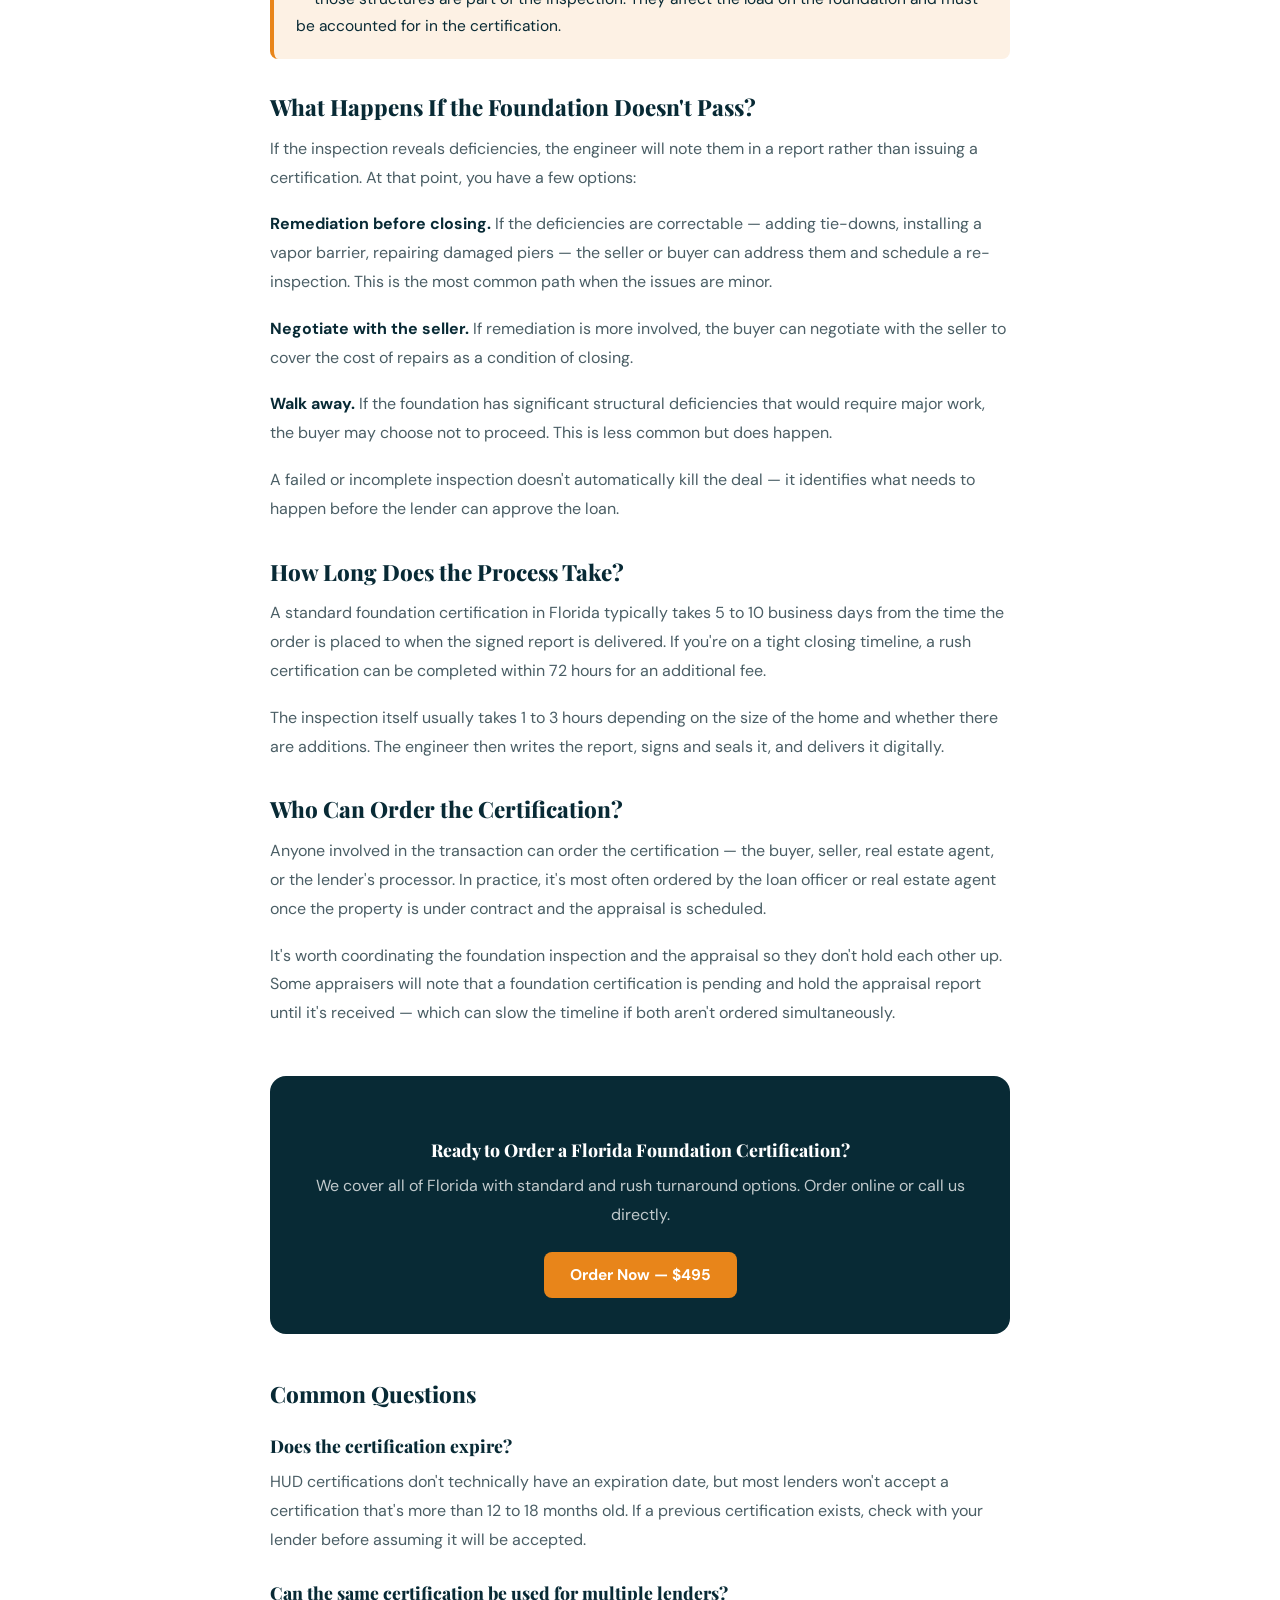
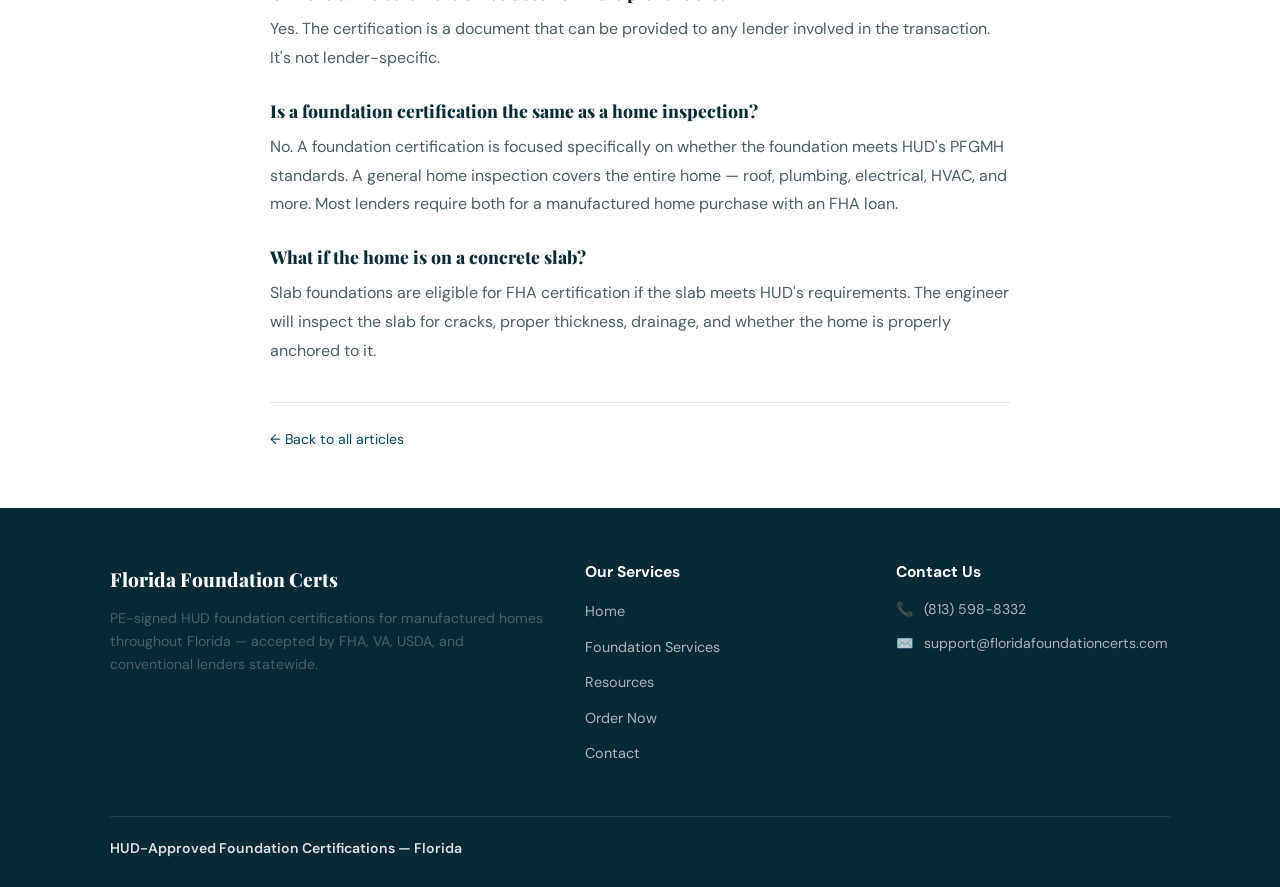
<file: blog/fha-manufactured-home-foundation-requirements-florida.html>
<!DOCTYPE html>
<html lang="en">
<head>
  <meta charset="UTF-8" />
  <meta name="viewport" content="width=device-width, initial-scale=1.0" />
  <title>FHA Manufactured Home Foundation Requirements in Florida | Florida Foundation Certs</title>
  <meta name="description" content="What FHA actually requires for a manufactured home foundation in Florida, why lenders order a HUD certification, and what happens if the inspection reveals a problem." />
  <meta name="keywords" content="FHA manufactured home foundation requirements Florida, FHA foundation inspection FL, HUD PFGMH certification Florida, manufactured home FHA loan Florida" />
  <meta property="og:title" content="FHA Manufactured Home Foundation Requirements in Florida" />
  <meta property="og:description" content="What FHA requires for a manufactured home foundation, why lenders order a HUD cert, and what happens if the foundation doesn't pass." />
  <meta property="og:type" content="article" />
  <meta name="geo.region" content="US-FL" />
  <link rel="icon" type="image/svg+xml" href="../images/favicon.svg" />
  <link rel="preconnect" href="https://fonts.googleapis.com" />
  <link rel="preconnect" href="https://fonts.gstatic.com" crossorigin />
  <link href="https://fonts.googleapis.com/css2?family=Playfair+Display:wght@700;800&family=DM+Sans:wght@400;500;600;700&display=swap" rel="stylesheet" />
  <link rel="stylesheet" href="../styles.css" />
</head>
<body>

<nav class="nav">
  <div class="nav-inner">
    <a href="../index.html" class="nav-logo">Florida Foundation Certs</a>
    <ul class="nav-links">
      <li><a href="../index.html#services">Services</a></li>
      <li><a href="../index.html#about">About</a></li>
      <li><a href="index.html">Resources</a></li>
      <li><a href="../index.html#contact">Contact</a></li>
      <li><a href="../index.html#order" class="nav-cta">Order Now</a></li>
    </ul>
    <a href="tel:8135988332" class="nav-phone">📞 (813) 598-8332</a>
    <div class="nav-mobile-right">
      <a href="tel:8135988332" class="nav-mobile-phone" aria-label="Call us">📞</a>
      <button class="hamburger" id="hamburger" aria-label="Open menu">
        <span></span><span></span><span></span>
      </button>
    </div>
  </div>
  <div class="mobile-menu" id="mobileMenu">
    <a href="../index.html#services" class="mobile-link">Services</a>
    <a href="../index.html#about" class="mobile-link">About</a>
    <a href="index.html" class="mobile-link">Resources</a>
    <a href="../index.html#contact" class="mobile-link">Contact</a>
    <a href="../index.html#order" class="nav-cta mobile-link">Order Now</a>
  </div>
</nav>

<!-- ARTICLE HERO -->
<section class="article-hero">
  <div class="container">
    <div class="badge">FHA Loans</div>
    <h1>FHA Manufactured Home Foundation Requirements in Florida</h1>
    <div class="article-meta">
      <span>📅 April 1, 2026</span>
      <span>⏱ 6 min read</span>
      <span>✍️ Florida Foundation Certs</span>
    </div>
  </div>
</section>

<!-- ARTICLE BODY -->
<div class="article-body">

  <p>If you're buying or refinancing a manufactured home in Florida with an FHA loan, your lender will almost certainly require a foundation certification before the loan can close. This isn't optional and it isn't bureaucratic red tape — it's a hard requirement tied to how FHA defines eligible properties.</p>

  <p>This article breaks down exactly what FHA requires, why the certification exists, and what to expect from the process in Florida.</p>

  <figure style="margin: 28px 0; border-radius: 12px; overflow: hidden;">
    <img src="../images/foundation-anchor.jpg" alt="Steel tie-down anchor bracket on a manufactured home foundation" style="width:100%; display:block;" />
    <figcaption style="background: var(--gray-bg); padding: 12px 16px; font-size: 0.85rem; color: var(--gray-text);">Steel tie-down anchor bracket connecting the chassis to the foundation — a key component inspectors assess during HUD certification.</figcaption>
  </figure>

  <h2>What Is an FHA Foundation Certification?</h2>

  <p>An FHA foundation certification — formally called a PFGMH certification, short for Permanent Foundations Guide for Manufactured Housing — is a document signed by a licensed engineer confirming that a manufactured home's foundation meets HUD's structural standards.</p>

  <p>The guide itself was published by HUD in 1996 and has been the benchmark for manufactured home foundations ever since. When your lender orders a foundation certification, they're asking a licensed engineer to inspect the property and confirm it complies with that guide.</p>

  <div class="article-callout">
    FHA requires a foundation certification on virtually every manufactured home purchase or refinance. The only common exception is when a certification was already completed recently and no changes have been made to the foundation — but lenders often require a new one regardless.
  </div>

  <h2>What Does FHA Actually Require?</h2>

  <p>FHA's foundation requirements for manufactured homes come from HUD Handbook 4000.1. The key requirements are:</p>

  <ul>
    <li><strong>Permanent foundation:</strong> The home must be on a foundation system that meets HUD's PFGMH standards. This means the foundation must be designed to resist frost heave, settlement, and lateral forces.</li>
    <li><strong>Chassis removal or support:</strong> In most cases, the home must either have its steel chassis removed or have the chassis properly supported as part of the permanent foundation system.</li>
    <li><strong>Anchoring and tie-downs:</strong> The home must be properly anchored to resist wind and seismic forces. In Florida, wind resistance is particularly important given hurricane exposure.</li>
    <li><strong>Piers and footings:</strong> Piers must be placed at specified intervals and must bear on footings that extend below the frost line or to stable soil.</li>
    <li><strong>Vapor barrier:</strong> A ground cover vapor barrier is required in the crawl space to manage moisture — especially relevant in Florida's humid climate.</li>
    <li><strong>Site drainage:</strong> The site must drain away from the foundation to prevent water accumulation.</li>
  </ul>

  <h2>Why Does Florida Have Unique Considerations?</h2>

  <p>Florida's climate and geology create a few conditions that affect manufactured home foundations specifically:</p>

  <p><strong>Wind exposure.</strong> Most of Florida falls in a High Wind Zone or Special Wind Zone under HUD's classification. The anchoring and tie-down requirements are stricter in these areas. A foundation that would pass inspection in Ohio might not pass in Sarasota or Fort Myers.</p>

  <p><strong>Soil conditions.</strong> Florida's sandy soil has relatively low bearing capacity in many areas, which affects footing design. An engineer inspecting a home in the Panhandle is looking at different soil conditions than one inspecting a home near Lake Okeechobee.</p>

  <p><strong>Moisture.</strong> Florida's humidity means the vapor barrier requirement isn't a formality — it's genuinely important for preventing moisture damage, wood rot, and mold in the crawl space.</p>

  <h2>What the Inspector Actually Looks At</h2>

  <p>When a licensed engineer comes to inspect your property for FHA certification, they're physically crawling under the home and documenting what they find. The inspection covers:</p>

  <ul>
    <li>Foundation type and configuration (perimeter wall, piers, slab)</li>
    <li>Footing size, depth, and material</li>
    <li>Pier spacing, height, and condition</li>
    <li>Tie-down anchoring systems — type, condition, and placement</li>
    <li>Chassis condition if visible</li>
    <li>Vapor barrier — presence and condition</li>
    <li>Site drainage and grading</li>
    <li>Any additions attached to the home that affect the foundation load</li>
  </ul>

  <div class="article-callout">
    If your property has additions — a porch, deck, room addition, or carport attached to the home — those structures are part of the inspection. They affect the load on the foundation and must be accounted for in the certification.
  </div>

  <h2>What Happens If the Foundation Doesn't Pass?</h2>

  <p>If the inspection reveals deficiencies, the engineer will note them in a report rather than issuing a certification. At that point, you have a few options:</p>

  <p><strong>Remediation before closing.</strong> If the deficiencies are correctable — adding tie-downs, installing a vapor barrier, repairing damaged piers — the seller or buyer can address them and schedule a re-inspection. This is the most common path when the issues are minor.</p>

  <p><strong>Negotiate with the seller.</strong> If remediation is more involved, the buyer can negotiate with the seller to cover the cost of repairs as a condition of closing.</p>

  <p><strong>Walk away.</strong> If the foundation has significant structural deficiencies that would require major work, the buyer may choose not to proceed. This is less common but does happen.</p>

  <p>A failed or incomplete inspection doesn't automatically kill the deal — it identifies what needs to happen before the lender can approve the loan.</p>

  <h2>How Long Does the Process Take?</h2>

  <p>A standard foundation certification in Florida typically takes 5 to 10 business days from the time the order is placed to when the signed report is delivered. If you're on a tight closing timeline, a rush certification can be completed within 72 hours for an additional fee.</p>

  <p>The inspection itself usually takes 1 to 3 hours depending on the size of the home and whether there are additions. The engineer then writes the report, signs and seals it, and delivers it digitally.</p>

  <h2>Who Can Order the Certification?</h2>

  <p>Anyone involved in the transaction can order the certification — the buyer, seller, real estate agent, or the lender's processor. In practice, it's most often ordered by the loan officer or real estate agent once the property is under contract and the appraisal is scheduled.</p>

  <p>It's worth coordinating the foundation inspection and the appraisal so they don't hold each other up. Some appraisers will note that a foundation certification is pending and hold the appraisal report until it's received — which can slow the timeline if both aren't ordered simultaneously.</p>

  <div class="article-cta">
    <h3>Ready to Order a Florida Foundation Certification?</h3>
    <p>We cover all of Florida with standard and rush turnaround options. Order online or call us directly.</p>
    <a href="../index.html#order" class="btn btn-gold">Order Now — $495</a>
  </div>

  <h2>Common Questions</h2>

  <h3>Does the certification expire?</h3>
  <p>HUD certifications don't technically have an expiration date, but most lenders won't accept a certification that's more than 12 to 18 months old. If a previous certification exists, check with your lender before assuming it will be accepted.</p>

  <h3>Can the same certification be used for multiple lenders?</h3>
  <p>Yes. The certification is a document that can be provided to any lender involved in the transaction. It's not lender-specific.</p>

  <h3>Is a foundation certification the same as a home inspection?</h3>
  <p>No. A foundation certification is focused specifically on whether the foundation meets HUD's PFGMH standards. A general home inspection covers the entire home — roof, plumbing, electrical, HVAC, and more. Most lenders require both for a manufactured home purchase with an FHA loan.</p>

  <h3>What if the home is on a concrete slab?</h3>
  <p>Slab foundations are eligible for FHA certification if the slab meets HUD's requirements. The engineer will inspect the slab for cracks, proper thickness, drainage, and whether the home is properly anchored to it.</p>

  <p style="margin-top:36px; padding-top:24px; border-top:1px solid var(--gray-border); font-size:0.88rem;">
    <a href="index.html" style="color:var(--blue); text-decoration:none;">← Back to all articles</a>
  </p>

</div>

<footer>
  <div class="container">
    <div class="footer-grid">
      <div>
        <a href="../index.html" class="footer-logo">Florida Foundation Certs</a>
        <p class="footer-tagline">PE-signed HUD foundation certifications for manufactured homes throughout Florida — accepted by FHA, VA, USDA, and conventional lenders statewide.</p>
      </div>
      <div class="footer-col">
        <h4>Our Services</h4>
        <ul class="footer-nav-links">
          <li><a href="../index.html">Home</a></li>
          <li><a href="../index.html#services">Foundation Services</a></li>
          <li><a href="index.html">Resources</a></li>
          <li><a href="../index.html#order">Order Now</a></li>
          <li><a href="../index.html#contact">Contact</a></li>
        </ul>
      </div>
      <div class="footer-col">
        <h4>Contact Us</h4>
        <div class="footer-contact-item"><span>📞</span><a href="tel:8135988332">(813) 598-8332</a></div>
        <div class="footer-contact-item"><span>✉️</span><a href="mailto:support@floridafoundationcerts.com">support@floridafoundationcerts.com</a></div>
      </div>
    </div>
    <hr class="footer-divider" />
    <div class="footer-bottom">
      <span class="footer-bottom-tagline">HUD-Approved Foundation Certifications — Florida</span>
    </div>
  </div>
</footer>

<script>
  const hamburger = document.getElementById('hamburger');
  const mobileMenu = document.getElementById('mobileMenu');
  hamburger.addEventListener('click', () => mobileMenu.classList.toggle('open'));
  document.querySelectorAll('.mobile-link').forEach(l => l.addEventListener('click', () => mobileMenu.classList.remove('open')));
</script>
</body>
</html>
</file>
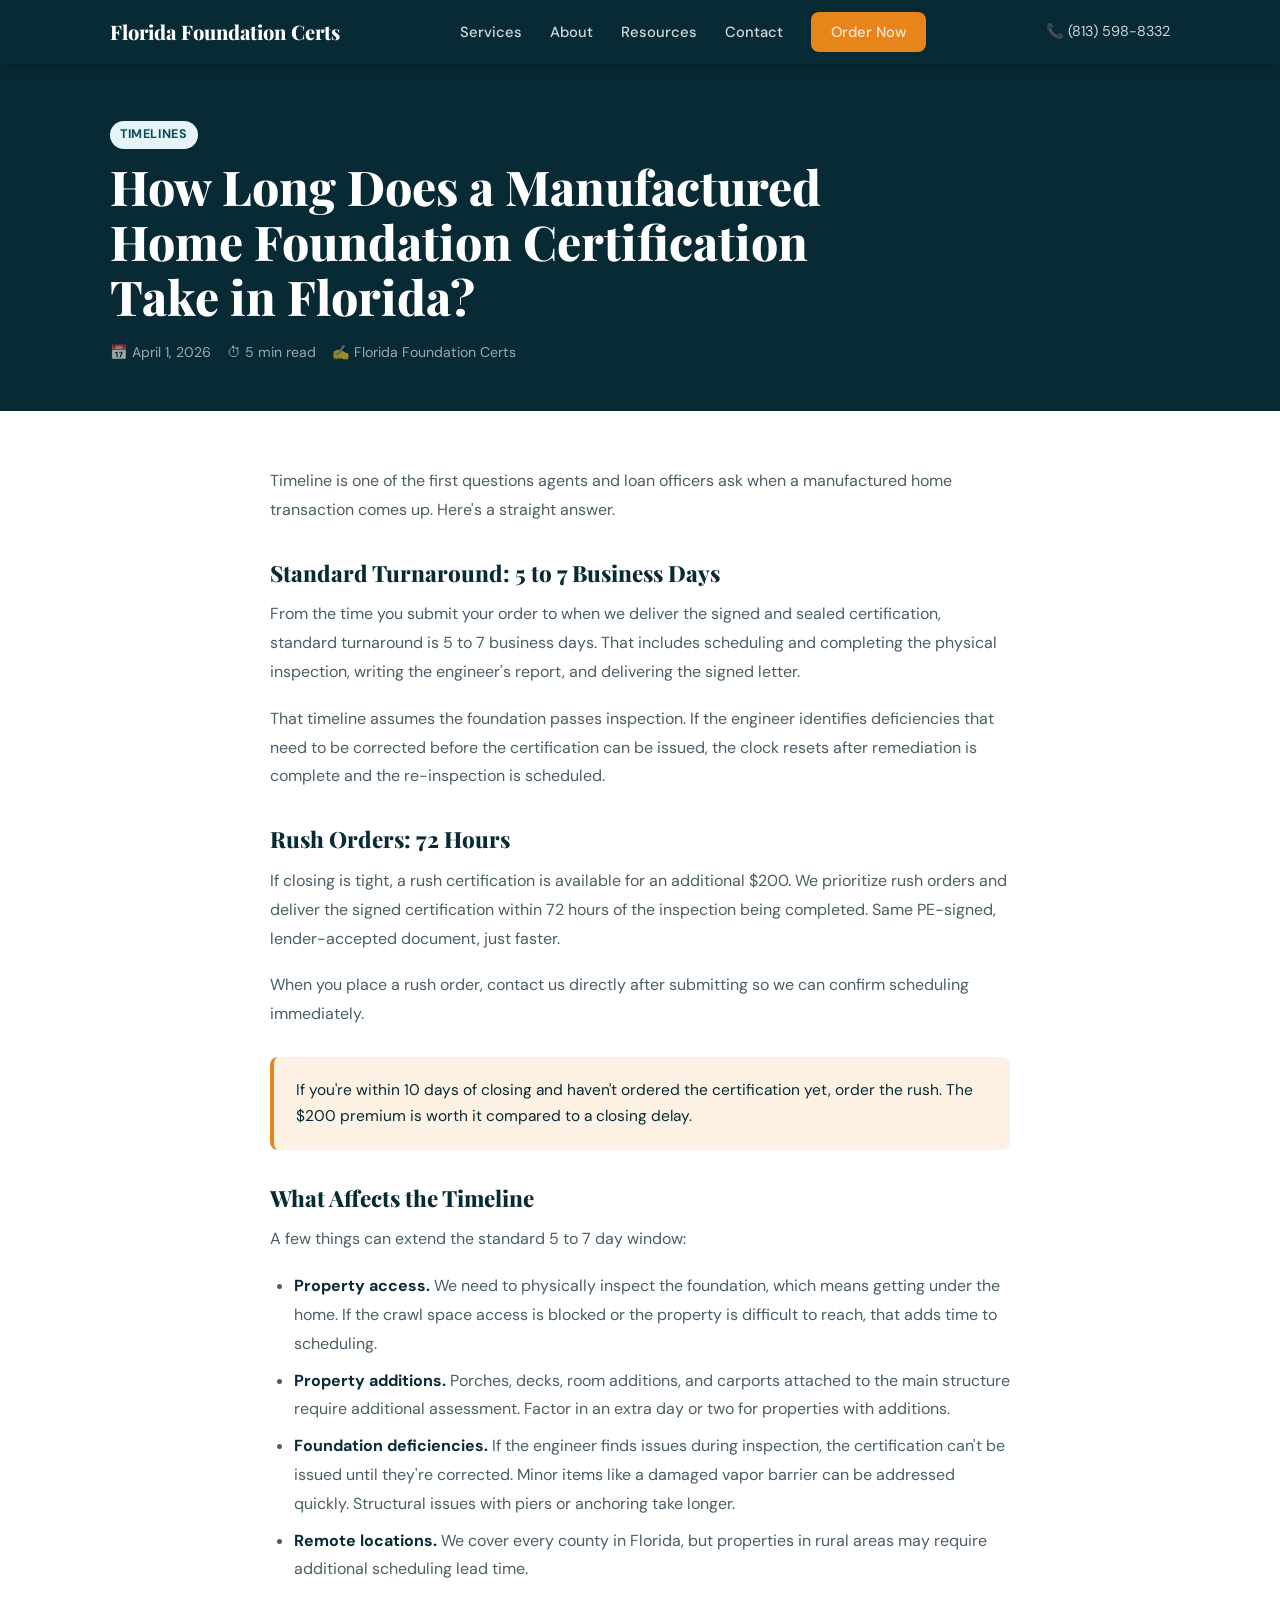
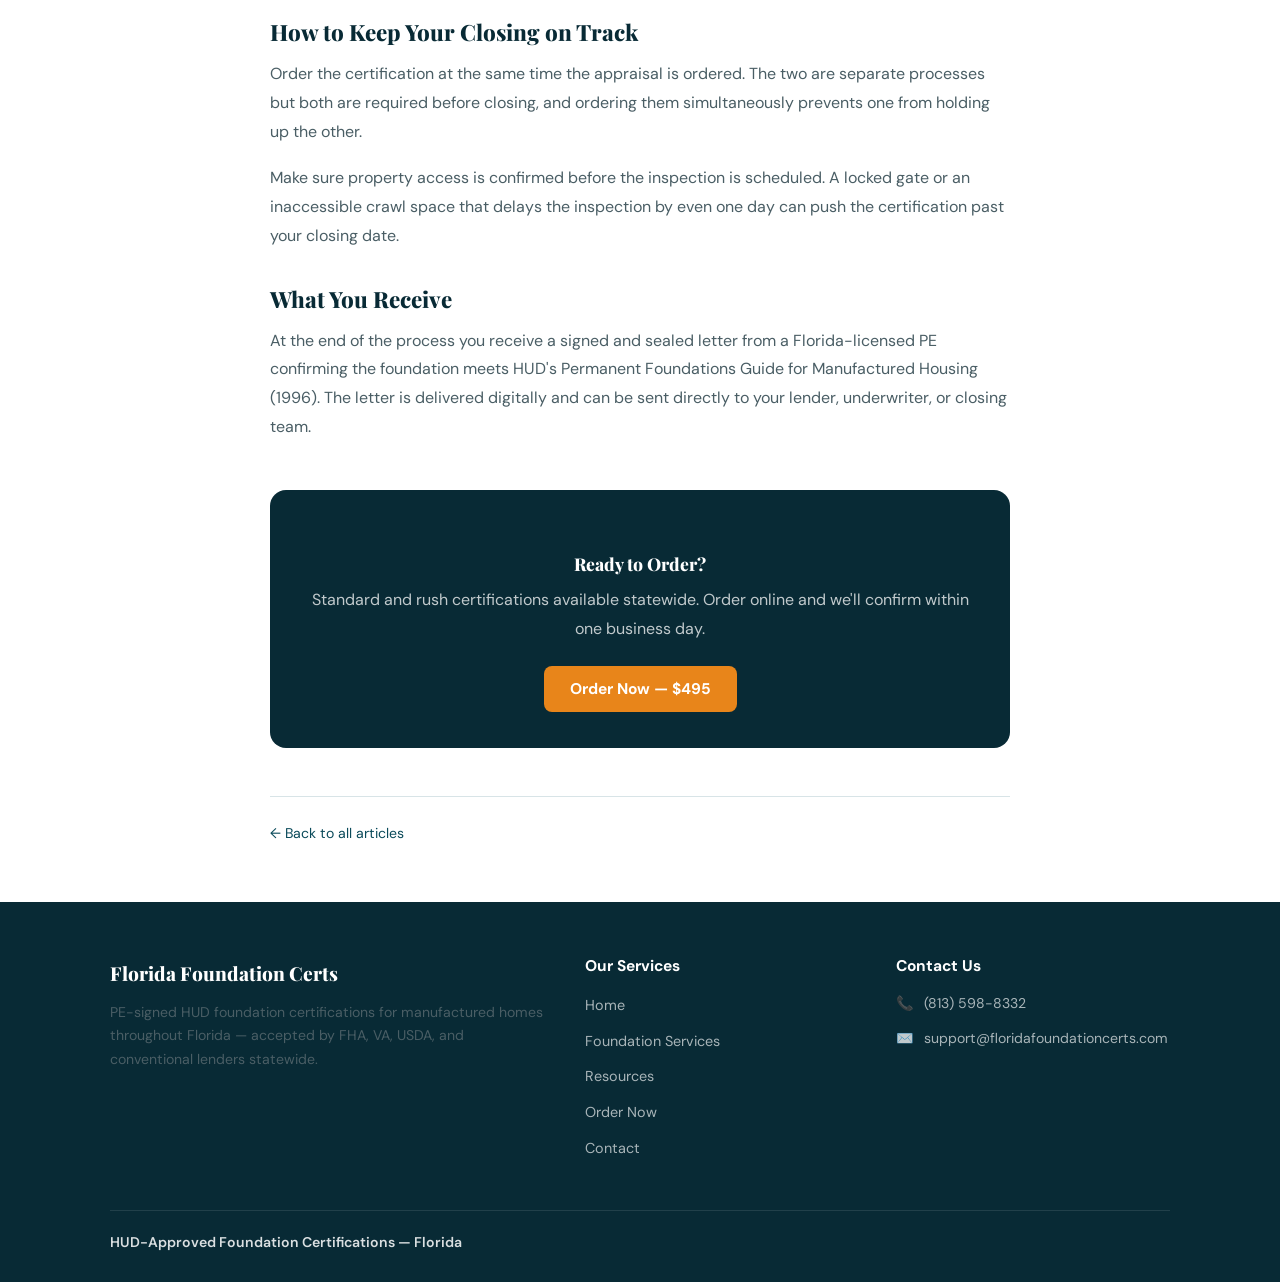
<file: blog/how-long-does-foundation-certification-take.html>
<!DOCTYPE html>
<html lang="en">
<head>
  <meta charset="UTF-8" />
  <meta name="viewport" content="width=device-width, initial-scale=1.0" />
  <title>How Long Does a Manufactured Home Foundation Certification Take in Florida? | Florida Foundation Certs</title>
  <meta name="description" content="Timeline expectations for manufactured home foundation certifications in Florida. Standard turnaround is 5 to 7 business days. Rush orders deliver within 72 hours." />
  <meta name="keywords" content="manufactured home foundation certification timeline Florida, how long foundation certification Florida, rush foundation certification Florida, HUD cert turnaround Florida" />
  <meta property="og:title" content="How Long Does a Manufactured Home Foundation Certification Take in Florida?" />
  <meta property="og:description" content="Standard turnaround is 5 to 7 business days. Rush orders deliver within 72 hours. Here's what affects the timeline and how to keep your closing on track." />
  <meta property="og:type" content="article" />
  <meta name="geo.region" content="US-FL" />
  <link rel="icon" type="image/svg+xml" href="../images/favicon.svg" />
  <link rel="preconnect" href="https://fonts.googleapis.com" />
  <link rel="preconnect" href="https://fonts.gstatic.com" crossorigin />
  <link href="https://fonts.googleapis.com/css2?family=Playfair+Display:wght@700;800&family=DM+Sans:wght@400;500;600;700&display=swap" rel="stylesheet" />
  <link rel="stylesheet" href="../styles.css" />
</head>
<body>

<nav class="nav">
  <div class="nav-inner">
    <a href="../index.html" class="nav-logo">Florida Foundation Certs</a>
    <ul class="nav-links">
      <li><a href="../index.html#services">Services</a></li>
      <li><a href="../index.html#about">About</a></li>
      <li><a href="index.html">Resources</a></li>
      <li><a href="../index.html#contact">Contact</a></li>
      <li><a href="../index.html#order" class="nav-cta">Order Now</a></li>
    </ul>
    <a href="tel:8135988332" class="nav-phone">📞 (813) 598-8332</a>
    <div class="nav-mobile-right">
      <a href="tel:8135988332" class="nav-mobile-phone" aria-label="Call us">📞</a>
      <button class="hamburger" id="hamburger" aria-label="Open menu">
        <span></span><span></span><span></span>
      </button>
    </div>
  </div>
  <div class="mobile-menu" id="mobileMenu">
    <a href="../index.html#services" class="mobile-link">Services</a>
    <a href="../index.html#about" class="mobile-link">About</a>
    <a href="index.html" class="mobile-link">Resources</a>
    <a href="../index.html#contact" class="mobile-link">Contact</a>
    <a href="../index.html#order" class="nav-cta mobile-link">Order Now</a>
  </div>
</nav>

<section class="article-hero">
  <div class="container">
    <div class="badge">Timelines</div>
    <h1>How Long Does a Manufactured Home Foundation Certification Take in Florida?</h1>
    <div class="article-meta">
      <span>📅 April 1, 2026</span>
      <span>⏱ 5 min read</span>
      <span>✍️ Florida Foundation Certs</span>
    </div>
  </div>
</section>

<div class="article-body">

  <p>Timeline is one of the first questions agents and loan officers ask when a manufactured home transaction comes up. Here's a straight answer.</p>

  <h2>Standard Turnaround: 5 to 7 Business Days</h2>

  <p>From the time you submit your order to when we deliver the signed and sealed certification, standard turnaround is 5 to 7 business days. That includes scheduling and completing the physical inspection, writing the engineer's report, and delivering the signed letter.</p>

  <p>That timeline assumes the foundation passes inspection. If the engineer identifies deficiencies that need to be corrected before the certification can be issued, the clock resets after remediation is complete and the re-inspection is scheduled.</p>

  <h2>Rush Orders: 72 Hours</h2>

  <p>If closing is tight, a rush certification is available for an additional $200. We prioritize rush orders and deliver the signed certification within 72 hours of the inspection being completed. Same PE-signed, lender-accepted document, just faster.</p>

  <p>When you place a rush order, contact us directly after submitting so we can confirm scheduling immediately.</p>

  <div class="article-callout">
    If you're within 10 days of closing and haven't ordered the certification yet, order the rush. The $200 premium is worth it compared to a closing delay.
  </div>

  <h2>What Affects the Timeline</h2>

  <p>A few things can extend the standard 5 to 7 day window:</p>

  <ul>
    <li><strong>Property access.</strong> We need to physically inspect the foundation, which means getting under the home. If the crawl space access is blocked or the property is difficult to reach, that adds time to scheduling.</li>
    <li><strong>Property additions.</strong> Porches, decks, room additions, and carports attached to the main structure require additional assessment. Factor in an extra day or two for properties with additions.</li>
    <li><strong>Foundation deficiencies.</strong> If the engineer finds issues during inspection, the certification can't be issued until they're corrected. Minor items like a damaged vapor barrier can be addressed quickly. Structural issues with piers or anchoring take longer.</li>
    <li><strong>Remote locations.</strong> We cover every county in Florida, but properties in rural areas may require additional scheduling lead time.</li>
  </ul>

  <h2>How to Keep Your Closing on Track</h2>

  <p>Order the certification at the same time the appraisal is ordered. The two are separate processes but both are required before closing, and ordering them simultaneously prevents one from holding up the other.</p>

  <p>Make sure property access is confirmed before the inspection is scheduled. A locked gate or an inaccessible crawl space that delays the inspection by even one day can push the certification past your closing date.</p>

  <h2>What You Receive</h2>

  <p>At the end of the process you receive a signed and sealed letter from a Florida-licensed PE confirming the foundation meets HUD's Permanent Foundations Guide for Manufactured Housing (1996). The letter is delivered digitally and can be sent directly to your lender, underwriter, or closing team.</p>

  <div class="article-cta">
    <h3>Ready to Order?</h3>
    <p>Standard and rush certifications available statewide. Order online and we'll confirm within one business day.</p>
    <a href="../index.html#order" class="btn btn-gold">Order Now — $495</a>
  </div>

  <p style="margin-top:36px; padding-top:24px; border-top:1px solid var(--gray-border); font-size:0.88rem;">
    <a href="index.html" style="color:var(--blue); text-decoration:none;">← Back to all articles</a>
  </p>

</div>

<footer>
  <div class="container">
    <div class="footer-grid">
      <div>
        <a href="../index.html" class="footer-logo">Florida Foundation Certs</a>
        <p class="footer-tagline">PE-signed HUD foundation certifications for manufactured homes throughout Florida — accepted by FHA, VA, USDA, and conventional lenders statewide.</p>
      </div>
      <div class="footer-col">
        <h4>Our Services</h4>
        <ul class="footer-nav-links">
          <li><a href="../index.html">Home</a></li>
          <li><a href="../index.html#services">Foundation Services</a></li>
          <li><a href="index.html">Resources</a></li>
          <li><a href="../index.html#order">Order Now</a></li>
          <li><a href="../index.html#contact">Contact</a></li>
        </ul>
      </div>
      <div class="footer-col">
        <h4>Contact Us</h4>
        <div class="footer-contact-item"><span>📞</span><a href="tel:8135988332">(813) 598-8332</a></div>
        <div class="footer-contact-item"><span>✉️</span><a href="mailto:support@floridafoundationcerts.com">support@floridafoundationcerts.com</a></div>
      </div>
    </div>
    <hr class="footer-divider" />
    <div class="footer-bottom">
      <span class="footer-bottom-tagline">HUD-Approved Foundation Certifications — Florida</span>
    </div>
  </div>
</footer>

<script>
  const hamburger = document.getElementById('hamburger');
  const mobileMenu = document.getElementById('mobileMenu');
  hamburger.addEventListener('click', () => mobileMenu.classList.toggle('open'));
  document.querySelectorAll('.mobile-link').forEach(l => l.addEventListener('click', () => mobileMenu.classList.remove('open')));
</script>
</body>
</html>
</file>
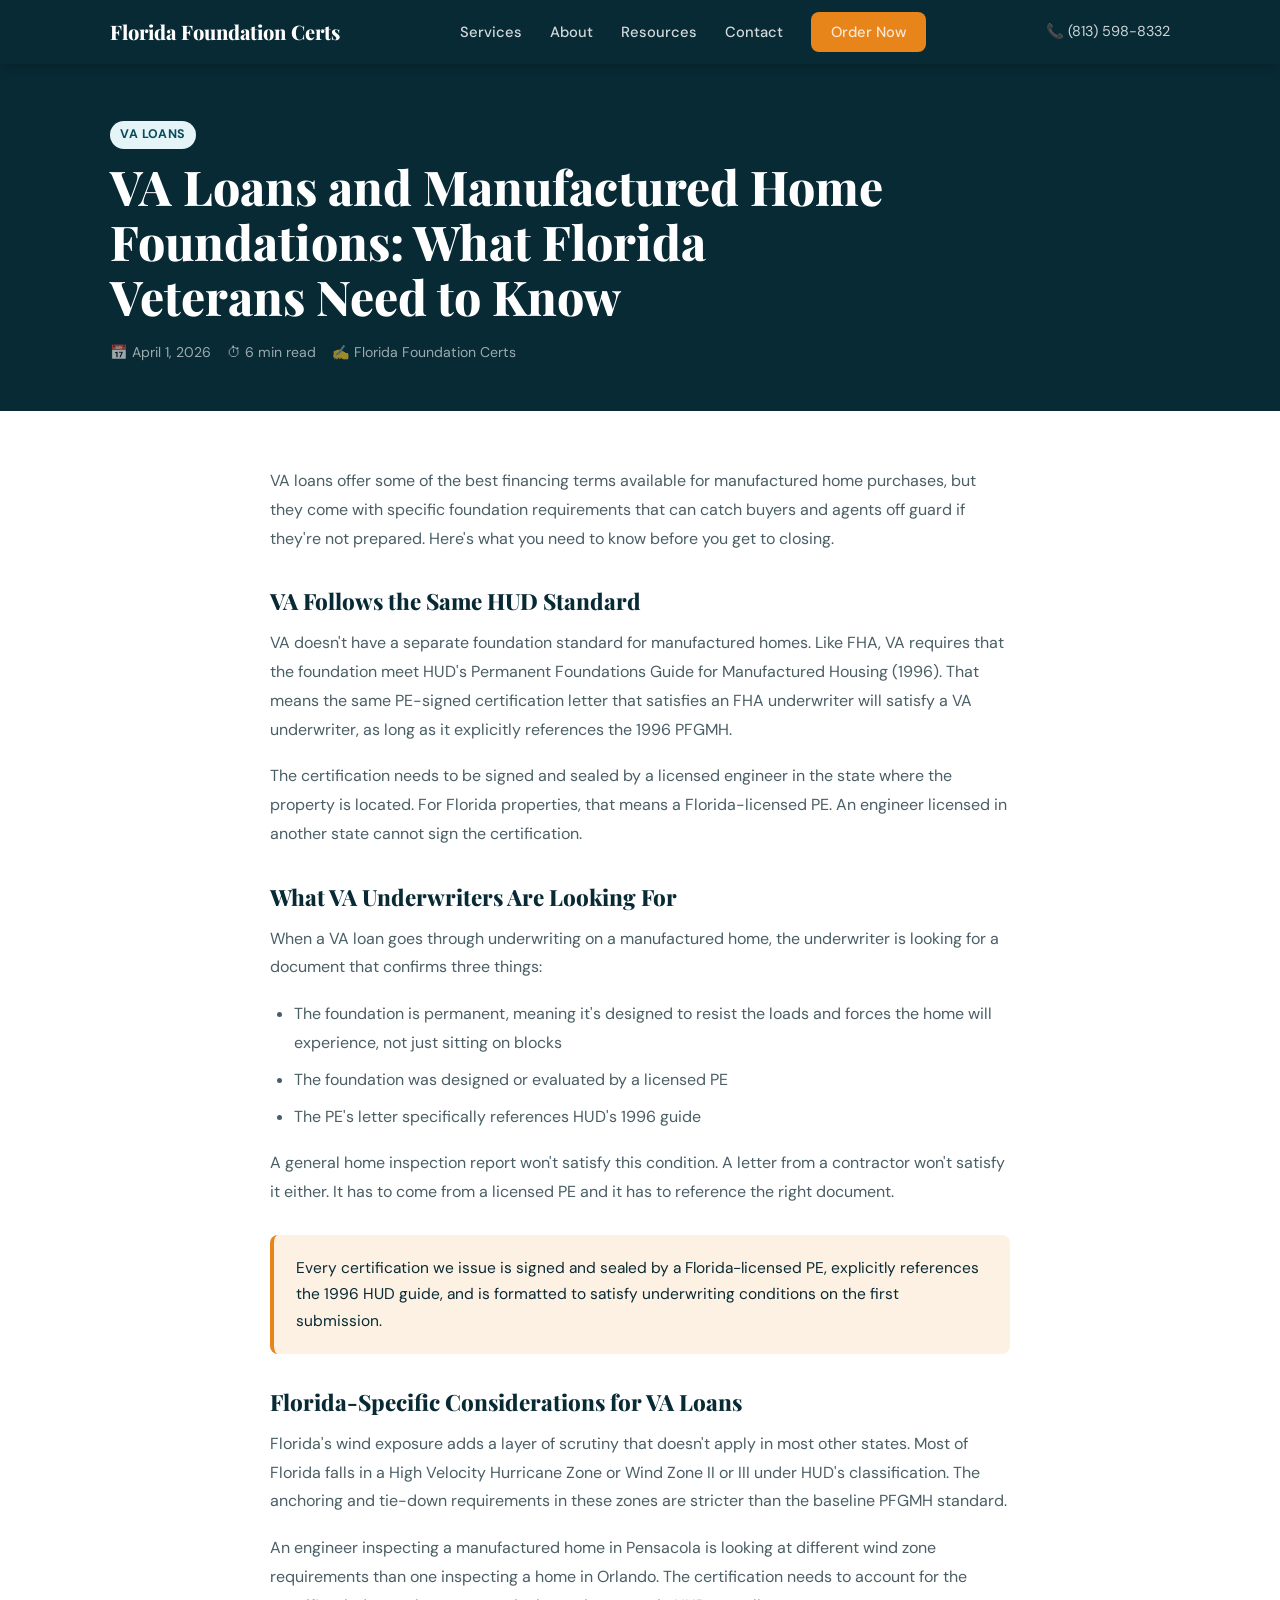
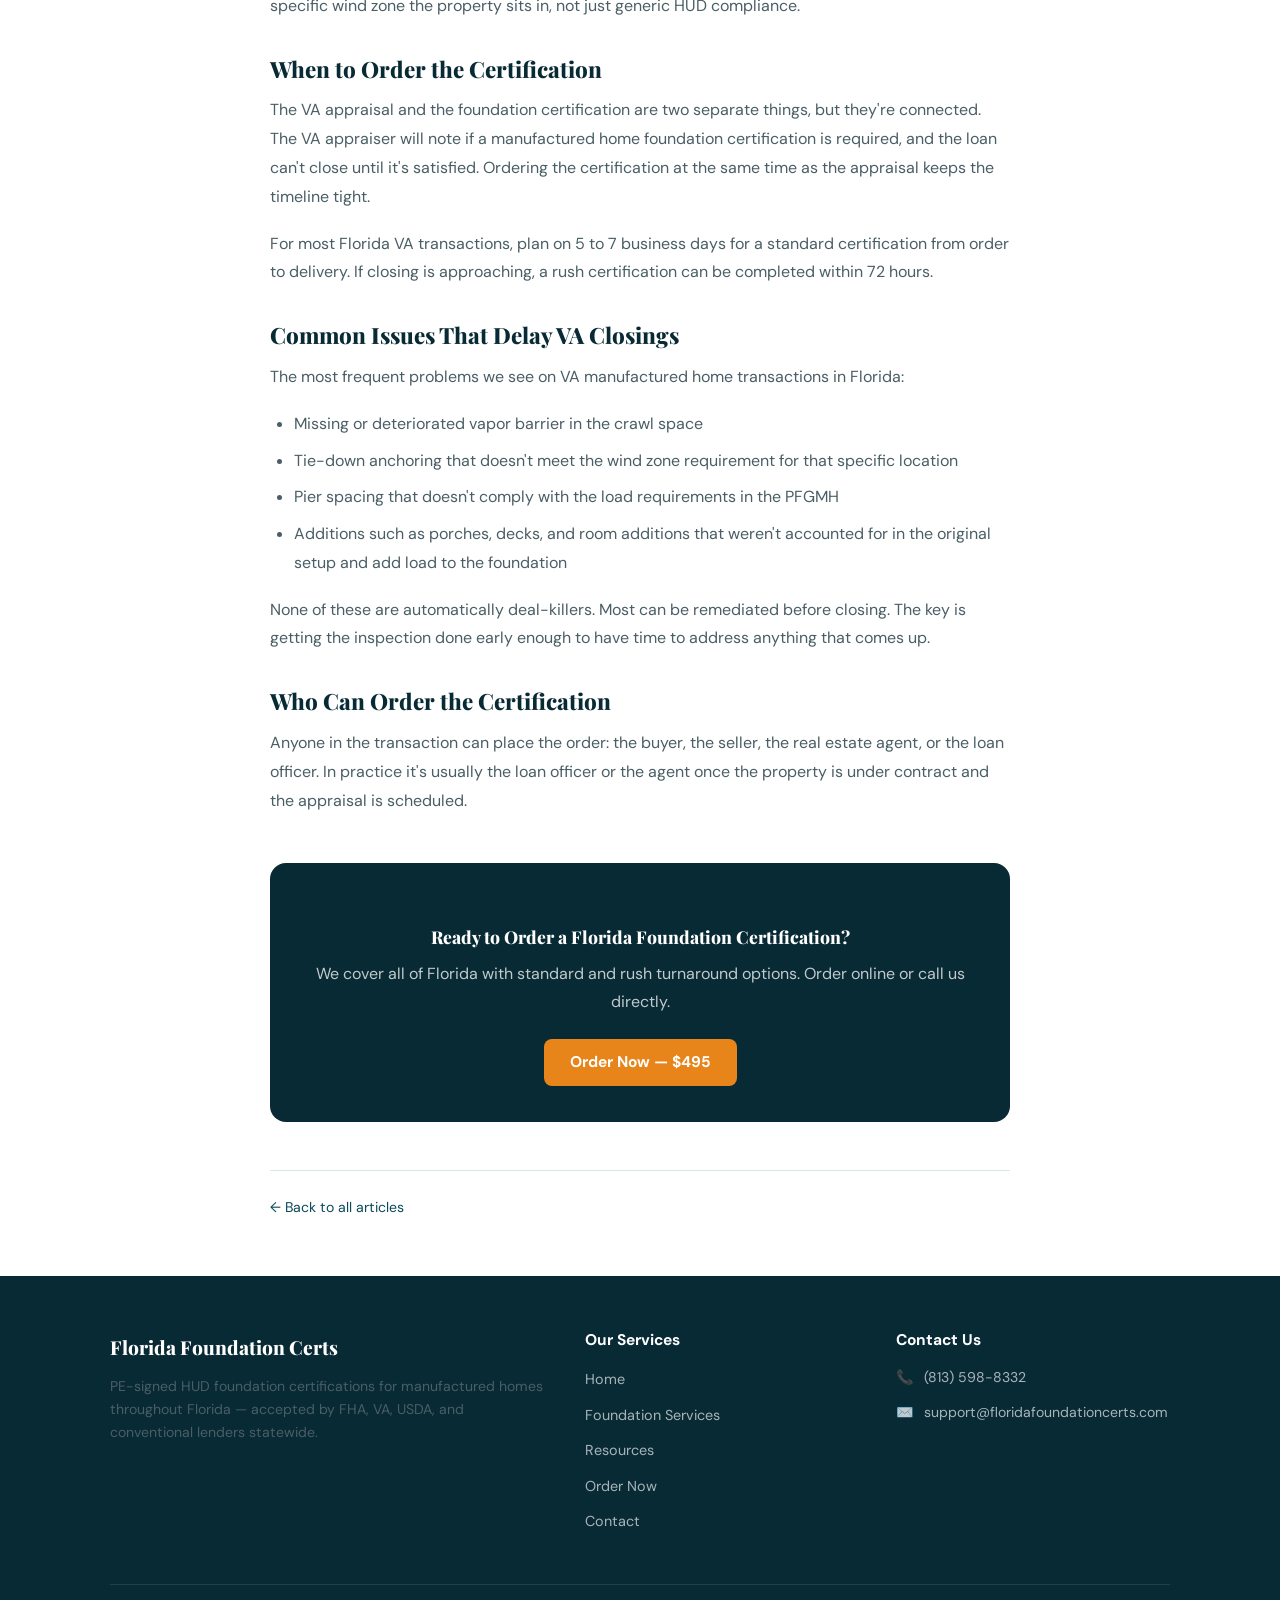
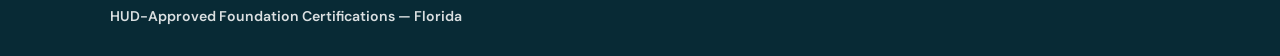
<file: blog/va-loan-manufactured-home-foundation-florida.html>
<!DOCTYPE html>
<html lang="en">
<head>
  <meta charset="UTF-8" />
  <meta name="viewport" content="width=device-width, initial-scale=1.0" />
  <title>VA Loans and Manufactured Home Foundations: What Florida Veterans Need to Know | Florida Foundation Certs</title>
  <meta name="description" content="VA loans require the same HUD foundation certification as FHA. Here's what Florida veterans and their agents need to know about foundation requirements before closing." />
  <meta name="keywords" content="VA loan manufactured home foundation Florida, VA HUD foundation certification Florida, manufactured home VA loan requirements, PFGMH VA loan Florida" />
  <meta property="og:title" content="VA Loans and Manufactured Home Foundations: What Florida Veterans Need to Know" />
  <meta property="og:description" content="VA loans require the same HUD foundation certification as FHA. Here's what Florida veterans need to know before closing." />
  <meta property="og:type" content="article" />
  <meta name="geo.region" content="US-FL" />
  <link rel="icon" type="image/svg+xml" href="../images/favicon.svg" />
  <link rel="preconnect" href="https://fonts.googleapis.com" />
  <link rel="preconnect" href="https://fonts.gstatic.com" crossorigin />
  <link href="https://fonts.googleapis.com/css2?family=Playfair+Display:wght@700;800&family=DM+Sans:wght@400;500;600;700&display=swap" rel="stylesheet" />
  <link rel="stylesheet" href="../styles.css" />
</head>
<body>

<nav class="nav">
  <div class="nav-inner">
    <a href="../index.html" class="nav-logo">Florida Foundation Certs</a>
    <ul class="nav-links">
      <li><a href="../index.html#services">Services</a></li>
      <li><a href="../index.html#about">About</a></li>
      <li><a href="index.html">Resources</a></li>
      <li><a href="../index.html#contact">Contact</a></li>
      <li><a href="../index.html#order" class="nav-cta">Order Now</a></li>
    </ul>
    <a href="tel:8135988332" class="nav-phone">📞 (813) 598-8332</a>
    <div class="nav-mobile-right">
      <a href="tel:8135988332" class="nav-mobile-phone" aria-label="Call us">📞</a>
      <button class="hamburger" id="hamburger" aria-label="Open menu">
        <span></span><span></span><span></span>
      </button>
    </div>
  </div>
  <div class="mobile-menu" id="mobileMenu">
    <a href="../index.html#services" class="mobile-link">Services</a>
    <a href="../index.html#about" class="mobile-link">About</a>
    <a href="index.html" class="mobile-link">Resources</a>
    <a href="../index.html#contact" class="mobile-link">Contact</a>
    <a href="../index.html#order" class="nav-cta mobile-link">Order Now</a>
  </div>
</nav>

<section class="article-hero">
  <div class="container">
    <div class="badge">VA Loans</div>
    <h1>VA Loans and Manufactured Home Foundations: What Florida Veterans Need to Know</h1>
    <div class="article-meta">
      <span>📅 April 1, 2026</span>
      <span>⏱ 6 min read</span>
      <span>✍️ Florida Foundation Certs</span>
    </div>
  </div>
</section>

<div class="article-body">

  <p>VA loans offer some of the best financing terms available for manufactured home purchases, but they come with specific foundation requirements that can catch buyers and agents off guard if they're not prepared. Here's what you need to know before you get to closing.</p>

  <h2>VA Follows the Same HUD Standard</h2>

  <p>VA doesn't have a separate foundation standard for manufactured homes. Like FHA, VA requires that the foundation meet HUD's Permanent Foundations Guide for Manufactured Housing (1996). That means the same PE-signed certification letter that satisfies an FHA underwriter will satisfy a VA underwriter, as long as it explicitly references the 1996 PFGMH.</p>

  <p>The certification needs to be signed and sealed by a licensed engineer in the state where the property is located. For Florida properties, that means a Florida-licensed PE. An engineer licensed in another state cannot sign the certification.</p>

  <h2>What VA Underwriters Are Looking For</h2>

  <p>When a VA loan goes through underwriting on a manufactured home, the underwriter is looking for a document that confirms three things:</p>

  <ul>
    <li>The foundation is permanent, meaning it's designed to resist the loads and forces the home will experience, not just sitting on blocks</li>
    <li>The foundation was designed or evaluated by a licensed PE</li>
    <li>The PE's letter specifically references HUD's 1996 guide</li>
  </ul>

  <p>A general home inspection report won't satisfy this condition. A letter from a contractor won't satisfy it either. It has to come from a licensed PE and it has to reference the right document.</p>

  <div class="article-callout">
    Every certification we issue is signed and sealed by a Florida-licensed PE, explicitly references the 1996 HUD guide, and is formatted to satisfy underwriting conditions on the first submission.
  </div>

  <h2>Florida-Specific Considerations for VA Loans</h2>

  <p>Florida's wind exposure adds a layer of scrutiny that doesn't apply in most other states. Most of Florida falls in a High Velocity Hurricane Zone or Wind Zone II or III under HUD's classification. The anchoring and tie-down requirements in these zones are stricter than the baseline PFGMH standard.</p>

  <p>An engineer inspecting a manufactured home in Pensacola is looking at different wind zone requirements than one inspecting a home in Orlando. The certification needs to account for the specific wind zone the property sits in, not just generic HUD compliance.</p>

  <h2>When to Order the Certification</h2>

  <p>The VA appraisal and the foundation certification are two separate things, but they're connected. The VA appraiser will note if a manufactured home foundation certification is required, and the loan can't close until it's satisfied. Ordering the certification at the same time as the appraisal keeps the timeline tight.</p>

  <p>For most Florida VA transactions, plan on 5 to 7 business days for a standard certification from order to delivery. If closing is approaching, a rush certification can be completed within 72 hours.</p>

  <h2>Common Issues That Delay VA Closings</h2>

  <p>The most frequent problems we see on VA manufactured home transactions in Florida:</p>

  <ul>
    <li>Missing or deteriorated vapor barrier in the crawl space</li>
    <li>Tie-down anchoring that doesn't meet the wind zone requirement for that specific location</li>
    <li>Pier spacing that doesn't comply with the load requirements in the PFGMH</li>
    <li>Additions such as porches, decks, and room additions that weren't accounted for in the original setup and add load to the foundation</li>
  </ul>

  <p>None of these are automatically deal-killers. Most can be remediated before closing. The key is getting the inspection done early enough to have time to address anything that comes up.</p>

  <h2>Who Can Order the Certification</h2>

  <p>Anyone in the transaction can place the order: the buyer, the seller, the real estate agent, or the loan officer. In practice it's usually the loan officer or the agent once the property is under contract and the appraisal is scheduled.</p>

  <div class="article-cta">
    <h3>Ready to Order a Florida Foundation Certification?</h3>
    <p>We cover all of Florida with standard and rush turnaround options. Order online or call us directly.</p>
    <a href="../index.html#order" class="btn btn-gold">Order Now — $495</a>
  </div>

  <p style="margin-top:36px; padding-top:24px; border-top:1px solid var(--gray-border); font-size:0.88rem;">
    <a href="index.html" style="color:var(--blue); text-decoration:none;">← Back to all articles</a>
  </p>

</div>

<footer>
  <div class="container">
    <div class="footer-grid">
      <div>
        <a href="../index.html" class="footer-logo">Florida Foundation Certs</a>
        <p class="footer-tagline">PE-signed HUD foundation certifications for manufactured homes throughout Florida — accepted by FHA, VA, USDA, and conventional lenders statewide.</p>
      </div>
      <div class="footer-col">
        <h4>Our Services</h4>
        <ul class="footer-nav-links">
          <li><a href="../index.html">Home</a></li>
          <li><a href="../index.html#services">Foundation Services</a></li>
          <li><a href="index.html">Resources</a></li>
          <li><a href="../index.html#order">Order Now</a></li>
          <li><a href="../index.html#contact">Contact</a></li>
        </ul>
      </div>
      <div class="footer-col">
        <h4>Contact Us</h4>
        <div class="footer-contact-item"><span>📞</span><a href="tel:8135988332">(813) 598-8332</a></div>
        <div class="footer-contact-item"><span>✉️</span><a href="mailto:support@floridafoundationcerts.com">support@floridafoundationcerts.com</a></div>
      </div>
    </div>
    <hr class="footer-divider" />
    <div class="footer-bottom">
      <span class="footer-bottom-tagline">HUD-Approved Foundation Certifications — Florida</span>
    </div>
  </div>
</footer>

<script>
  const hamburger = document.getElementById('hamburger');
  const mobileMenu = document.getElementById('mobileMenu');
  hamburger.addEventListener('click', () => mobileMenu.classList.toggle('open'));
  document.querySelectorAll('.mobile-link').forEach(l => l.addEventListener('click', () => mobileMenu.classList.remove('open')));
</script>
</body>
</html>
</file>
<file: styles.css>
/* ============================================================
   Florida Foundation Certs — Shared Stylesheet
   Color palette: Sky Blue / Sunburst Gold / Deep Navy
   ============================================================ */

:root {
  --navy:          #082a35;
  --navy-mid:      #0a3545;
  --blue:          #0a4a5a;
  --blue-light:    #0d6678;
  --blue-pale:     #e4f4f7;
  --gold:          #e8851a;
  --gold-dark:     #c46e10;
  --gold-pale:     #fdf1e4;
  --white:         #ffffff;
  --gray-bg:       #f4f8f9;
  --gray-border:   #d8e4e7;
  --gray-text:     #4a5e65;
  --dark-text:     #082a35;
  --shadow-sm:     0 2px 8px rgba(8,42,53,0.08);
  --shadow-md:     0 4px 18px rgba(8,42,53,0.12);
  --radius-sm:     8px;
  --radius-md:     12px;
  --radius-lg:     16px;
  --max-width:     1100px;
  --font-display:  'Playfair Display', serif;
  --font-body:     'DM Sans', sans-serif;
}

/* ---- RESET ---- */
*, *::before, *::after { box-sizing: border-box; margin: 0; padding: 0; }
html { scroll-behavior: smooth; }
body {
  font-family: var(--font-body);
  color: var(--dark-text);
  background: var(--white);
  font-size: 16px;
  line-height: 1.6;
}
img { max-width: 100%; display: block; }
a { color: inherit; }

/* ---- CONTAINER ---- */
.container {
  width: 100%;
  max-width: var(--max-width);
  margin: 0 auto;
  padding: 0 20px;
}

/* ---- TYPOGRAPHY ---- */
h1, h2, h3, h4 { font-family: var(--font-display); font-weight: 800; line-height: 1.15; }
h1 { font-size: clamp(1.9rem, 5vw, 3rem); }
h2 { font-size: clamp(1.5rem, 3.5vw, 2.1rem); }
h3 { font-size: clamp(1.1rem, 2.5vw, 1.3rem); }
h4 { font-size: 1rem; font-weight: 700; font-family: var(--font-body); }
p { color: var(--gray-text); line-height: 1.7; }

/* ---- BUTTONS ---- */
.btn {
  display: inline-block;
  padding: 14px 26px;
  border-radius: var(--radius-sm);
  font-family: var(--font-body);
  font-weight: 700;
  font-size: 0.97rem;
  text-decoration: none;
  text-align: center;
  border: none;
  cursor: pointer;
  transition: background 0.2s, transform 0.15s;
  line-height: 1.2;
}
.btn:active { transform: scale(0.98); }
.btn-gold {
  background: var(--gold);
  color: var(--white);
}
.btn-gold:hover { background: var(--gold-dark); }
.btn-outline-white {
  background: transparent;
  color: var(--white);
  border: 2px solid rgba(255,255,255,0.5);
}
.btn-outline-white:hover { background: rgba(255,255,255,0.12); border-color: white; }
.btn-navy {
  background: var(--navy);
  color: var(--white);
}
.btn-navy:hover { background: var(--navy-mid); }
.btn-block { display: block; width: 100%; }

/* ---- SECTION SPACING ---- */
.section { padding: 64px 0; }
.section-sm { padding: 48px 0; }
.section-title { color: var(--navy); margin-bottom: 36px; text-align: center; }
.section-subtitle { color: var(--gray-text); font-size: 1.05rem; margin-top: -20px; margin-bottom: 36px; text-align: center; }

/* ---- CARDS ---- */
.card {
  background: var(--white);
  border-radius: var(--radius-md);
  box-shadow: var(--shadow-sm);
  padding: 28px 24px;
  text-align: center;
}
.card-icon {
  font-size: 2rem;
  margin-bottom: 14px;
  color: var(--gold);
}

/* ---- FORM ELEMENTS ---- */
.form-group { margin-bottom: 18px; }
.form-group label {
  display: block;
  font-size: 0.875rem;
  font-weight: 600;
  color: var(--dark-text);
  margin-bottom: 6px;
}
.form-group input,
.form-group textarea,
.form-group select {
  width: 100%;
  padding: 13px 14px;
  border: 1.5px solid var(--gray-border);
  border-radius: var(--radius-sm);
  font-family: var(--font-body);
  font-size: 0.95rem;
  color: var(--dark-text);
  background: var(--white);
  transition: border-color 0.2s;
}
.form-group input:focus,
.form-group textarea:focus,
.form-group select:focus {
  outline: none;
  border-color: var(--blue);
  box-shadow: 0 0 0 3px rgba(26,122,191,0.1);
}
.form-group textarea { min-height: 110px; resize: vertical; }

/* ---- CALLOUT BOXES ---- */
.callout-blue {
  background: var(--blue-pale);
  border-left: 3px solid var(--blue-light);
  border-radius: var(--radius-sm);
  padding: 14px 16px;
  color: var(--blue);
  font-size: 0.9rem;
  line-height: 1.6;
  margin-bottom: 20px;
}
.callout-gold {
  background: var(--gold-pale);
  border-left: 3px solid var(--gold);
  border-radius: var(--radius-sm);
  padding: 14px 16px;
  color: var(--gold-dark);
  font-size: 0.9rem;
  line-height: 1.6;
  margin-bottom: 20px;
  display: flex;
  gap: 10px;
  align-items: flex-start;
}

/* ---- STEP HEADING ---- */
.step-heading {
  display: flex;
  align-items: center;
  gap: 12px;
  margin: 28px 0 18px;
}
.step-num {
  width: 32px; height: 32px;
  background: var(--navy);
  border-radius: 50%;
  color: white;
  font-weight: 700;
  font-size: 0.88rem;
  display: flex; align-items: center; justify-content: center;
  flex-shrink: 0;
}
.step-heading h3 {
  font-family: var(--font-display);
  font-size: 1.1rem;
  color: var(--navy);
}

/* ---- ADDON CARD ---- */
.addon-card {
  border: 1.5px solid var(--gray-border);
  border-radius: var(--radius-md);
  padding: 18px;
  margin-bottom: 14px;
}
.addon-header { display: flex; align-items: flex-start; gap: 12px; }
.addon-checkbox {
  width: 20px; height: 20px;
  border: 2px solid #bbc5d1;
  border-radius: 4px;
  margin-top: 2px;
  flex-shrink: 0;
  cursor: pointer;
  accent-color: var(--gold);
}
.addon-info h4 { font-weight: 700; font-size: 0.95rem; color: var(--navy); margin-bottom: 4px; }
.addon-price { color: var(--gold-dark); font-weight: 700; font-size: 0.9rem; margin-bottom: 6px; }
.addon-info p { color: var(--gray-text); font-size: 0.87rem; line-height: 1.5; }

/* ---- DIVIDER ---- */
.divider { border: none; border-top: 1.5px solid var(--gray-border); margin: 28px 0; }

/* ---- BADGE ---- */
.badge {
  display: inline-block;
  background: var(--blue-pale);
  color: var(--blue);
  font-size: 0.78rem;
  font-weight: 700;
  padding: 4px 10px;
  border-radius: 20px;
  text-transform: uppercase;
  letter-spacing: 0.05em;
  margin-bottom: 10px;
}

/* ============================================================
   NAVIGATION
   ============================================================ */
.nav {
  background: var(--navy);
  position: sticky;
  top: 0;
  z-index: 200;
  box-shadow: 0 2px 12px rgba(0,0,0,0.25);
}
.nav-inner {
  display: flex;
  align-items: center;
  justify-content: space-between;
  padding: 0 20px;
  height: 64px;
  max-width: var(--max-width);
  margin: 0 auto;
}
.nav-logo {
  font-family: var(--font-display);
  font-size: 1.25rem;
  font-weight: 800;
  color: var(--white);
  text-decoration: none;
  line-height: 1.2;
  white-space: nowrap;
}
.nav-phone {
  display: none;
}
.nav-links {
  display: none;
  list-style: none;
  gap: 28px;
  align-items: center;
}
.nav-links a {
  color: rgba(255,255,255,0.82);
  text-decoration: none;
  font-size: 0.92rem;
  font-weight: 500;
  transition: color 0.2s;
}
.nav-links a:hover { color: var(--white); }
.nav-cta {
  background: var(--gold);
  color: var(--white);
  padding: 10px 20px;
  border-radius: var(--radius-sm);
  font-weight: 700;
  font-size: 0.9rem;
  text-decoration: none;
  transition: background 0.2s;
  white-space: nowrap;
}
.nav-cta:hover { background: var(--gold-dark); }
.nav-mobile-right {
  display: flex;
  align-items: center;
  gap: 12px;
}
.nav-mobile-phone {
  color: var(--gold);
  font-size: 1.3rem;
  text-decoration: none;
}
.hamburger {
  background: none;
  border: none;
  cursor: pointer;
  display: flex;
  flex-direction: column;
  gap: 5px;
  padding: 4px;
}
.hamburger span {
  display: block;
  width: 24px;
  height: 2px;
  background: white;
  border-radius: 2px;
  transition: all 0.3s;
}
.mobile-menu {
  display: none;
  flex-direction: column;
  background: var(--navy-mid);
  padding: 16px 20px 20px;
}
.mobile-menu.open { display: flex; }
.mobile-menu a {
  color: rgba(255,255,255,0.85);
  text-decoration: none;
  padding: 12px 0;
  font-size: 1rem;
  font-weight: 500;
  border-bottom: 1px solid rgba(255,255,255,0.08);
}
.mobile-menu a:last-child { border-bottom: none; }
.mobile-menu .nav-cta {
  margin-top: 12px;
  text-align: center;
  display: block;
  border-bottom: none;
  padding: 14px;
}

/* ============================================================
   HERO
   ============================================================ */
.hero {
  background: var(--navy);
  background-image:
    radial-gradient(ellipse at 15% 85%, rgba(10,74,90,0.5) 0%, transparent 55%),
    radial-gradient(ellipse at 85% 15%, rgba(232,133,26,0.12) 0%, transparent 45%),
    url("data:image/svg+xml,%3Csvg width='60' height='60' viewBox='0 0 60 60' xmlns='http://www.w3.org/2000/svg'%3E%3Cpath d='M30 0v60M0 30h60' stroke='%23ffffff' stroke-width='0.5' stroke-opacity='0.04'/%3E%3C/svg%3E");
  padding: 72px 0 60px;
  text-align: center;
}
.hero h1 { color: var(--white); margin-bottom: 18px; }
.hero-sub {
  color: rgba(255,255,255,0.78);
  font-size: 1.05rem;
  max-width: 520px;
  margin: 0 auto 36px;
}
.hero-btns {
  display: flex;
  flex-direction: column;
  gap: 14px;
  max-width: 420px;
  margin: 0 auto 40px;
}
.hero-intro-box {
  background: rgba(255,255,255,0.07);
  border: 1px solid rgba(255,255,255,0.1);
  border-radius: var(--radius-md);
  padding: 24px 28px;
  max-width: 620px;
  margin: 0 auto;
  color: rgba(255,255,255,0.8);
  font-size: 0.97rem;
  line-height: 1.7;
}

/* ============================================================
   SERVICES
   ============================================================ */
.services { background: var(--white); }
.services-grid {
  display: grid;
  grid-template-columns: 1fr;
  gap: 20px;
  align-items: stretch;
}
.service-card { background: var(--gray-bg); display: flex; flex-direction: column; }
.service-card h3 { color: var(--navy); margin-bottom: 10px; }

/* ============================================================
   ABOUT
   ============================================================ */
.about { background: var(--gray-bg); }
.about-grid {
  display: grid;
  grid-template-columns: 1fr;
  gap: 24px;
  align-items: start;
}
.about-list { list-style: none; padding: 0; margin-top: 16px; }
.about-list li {
  padding: 11px 0 11px 30px;
  position: relative;
  color: var(--gray-text);
  font-size: 0.97rem;
  border-bottom: 1px solid var(--gray-border);
}
.about-list li:last-child { border-bottom: none; }
.about-list li::before {
  content: '✓';
  position: absolute;
  left: 0;
  color: var(--gold);
  font-weight: 700;
}
.about .card { text-align: left; }
.why-box {
  background: var(--gold-pale);
  border: 1.5px solid rgba(240,165,0,0.3);
  border-radius: var(--radius-md);
  padding: 28px 24px;
}
.why-box h3 { color: var(--navy); margin-bottom: 14px; }
.why-box p { margin-bottom: 14px; }
.why-box p:last-child { margin-bottom: 0; }
.why-highlight {
  color: var(--navy);
  font-weight: 600;
  font-size: 0.97rem;
}

/* ============================================================
   SERVICE AREA
   ============================================================ */
.service-area { background: var(--white); }
.city-grid {
  display: grid;
  grid-template-columns: 1fr 1fr;
  gap: 10px;
  margin-bottom: 20px;
}
.city-item {
  background: var(--gray-bg);
  border-radius: var(--radius-sm);
  padding: 14px 12px;
  text-align: center;
  font-weight: 500;
  font-size: 0.9rem;
  color: var(--navy);
}
.area-note { color: var(--gray-text); font-size: 0.92rem; }

/* ============================================================
   GALLERY
   ============================================================ */
.gallery { background: var(--gray-bg); }
.gallery-wrap { position: relative; border-radius: var(--radius-lg); overflow: hidden; }
.gallery-track { display: flex; transition: transform 0.4s ease; }
.gallery-slide {
  min-width: 100%;
  aspect-ratio: 16/7;
  background: var(--navy-mid);
  display: flex;
  align-items: center;
  justify-content: center;
  flex-direction: column;
  gap: 14px;
  color: rgba(255,255,255,0.55);
  font-size: 0.9rem;
}
.gallery-slide-icon { font-size: 3rem; }
.gallery-btn {
  position: absolute;
  top: 50%;
  transform: translateY(-50%);
  background: rgba(255,255,255,0.18);
  backdrop-filter: blur(6px);
  border: none;
  color: white;
  width: 42px; height: 42px;
  border-radius: 50%;
  cursor: pointer;
  font-size: 1.2rem;
  display: flex; align-items: center; justify-content: center;
  transition: background 0.2s;
}
.gallery-btn:hover { background: rgba(255,255,255,0.3); }
.gallery-btn.prev { left: 14px; }
.gallery-btn.next { right: 14px; }
.gallery-dots {
  display: flex;
  justify-content: center;
  gap: 7px;
  margin-top: 14px;
}
.gallery-dot {
  width: 9px; height: 9px;
  border-radius: 50%;
  background: var(--gray-border);
  cursor: pointer;
  transition: background 0.2s;
  border: none;
}
.gallery-dot.active { background: var(--gold); }
.gallery-caption {
  text-align: center;
  margin-top: 14px;
  font-size: 0.92rem;
  color: var(--gray-text);
}

/* ============================================================
   ORDER FORM
   ============================================================ */
.order { background: var(--white); }
.order-card {
  max-width: 720px;
  margin: 0 auto;
  border-radius: var(--radius-lg);
  box-shadow: var(--shadow-md);
  overflow: hidden;
  border: 1.5px solid var(--gray-border);
}
.order-header {
  background: linear-gradient(135deg, var(--navy) 0%, var(--blue) 100%);
  padding: 26px 28px;
  color: var(--white);
}
.order-header h3 {
  font-family: var(--font-display);
  font-size: 1.25rem;
  margin-bottom: 6px;
  color: var(--white);
}
.order-header p { color: rgba(255,255,255,0.8); font-size: 0.92rem; }
.order-body { padding: 28px 24px; background: var(--white); }
.service-select-label {
  font-weight: 700;
  font-size: 1rem;
  color: var(--navy);
  margin-bottom: 16px;
}
.service-option {
  border: 2px solid var(--gold);
  border-radius: var(--radius-md);
  padding: 18px;
  background: var(--gold-pale);
  display: flex;
  justify-content: space-between;
  align-items: center;
  margin-bottom: 24px;
  cursor: pointer;
}
.service-option-name { font-weight: 700; color: var(--navy); margin-bottom: 4px; font-size: 0.97rem; }
.service-option-price { font-weight: 800; font-size: 1.15rem; color: var(--navy); }
.check-circle {
  width: 30px; height: 30px;
  background: var(--gold);
  border-radius: 50%;
  display: flex; align-items: center; justify-content: center;
  color: white;
  font-size: 0.9rem;
  flex-shrink: 0;
}
.rush-icon {
  width: 36px; height: 36px;
  background: var(--gold);
  border-radius: 50%;
  display: flex; align-items: center; justify-content: center;
  color: white;
  font-size: 1rem;
  margin-bottom: 14px;
}
.payment-btn {
  display: block;
  width: 100%;
  background: var(--gold);
  color: var(--white);
  padding: 18px;
  border-radius: var(--radius-sm);
  font-weight: 700;
  font-size: 1.05rem;
  text-align: center;
  border: none;
  cursor: pointer;
  margin-top: 20px;
  transition: background 0.2s;
  font-family: var(--font-body);
}
.payment-btn:hover { background: var(--gold-dark); }
.terms-note {
  text-align: center;
  font-size: 0.82rem;
  color: var(--gray-text);
  margin-top: 12px;
}

/* ============================================================
   BLOG PREVIEW
   ============================================================ */
.blog-preview { background: var(--gray-bg); }
.blog-grid {
  display: grid;
  grid-template-columns: 1fr;
  gap: 20px;
}
.blog-card {
  background: var(--white);
  border-radius: var(--radius-md);
  box-shadow: var(--shadow-sm);
  overflow: hidden;
  text-decoration: none;
  color: inherit;
  display: block;
  transition: box-shadow 0.2s, transform 0.2s;
}
.blog-card:hover { box-shadow: var(--shadow-md); transform: translateY(-2px); }
.blog-card-img {
  height: 110px;
  background-color: var(--navy);
  background-size: cover;
  background-position: center;
  display: flex;
  align-items: center;
  justify-content: center;
  font-size: 2.4rem;
}
.blog-card-body { padding: 20px; }
.blog-card-date { font-size: 0.8rem; color: var(--gray-text); margin-bottom: 8px; }
.blog-card-title {
  font-family: var(--font-display);
  font-size: 1.05rem;
  font-weight: 700;
  color: var(--navy);
  margin-bottom: 10px;
  line-height: 1.3;
}
.blog-card-excerpt { font-size: 0.9rem; color: var(--gray-text); line-height: 1.6; }
.blog-card-read {
  display: inline-block;
  margin-top: 12px;
  font-size: 0.87rem;
  font-weight: 700;
  color: var(--blue);
  text-decoration: none;
}
.blog-all-link {
  text-align: center;
  margin-top: 32px;
}

/* ============================================================
   CONTACT
   ============================================================ */
.contact { background: var(--white); }
.contact-grid {
  display: grid;
  grid-template-columns: 1fr;
  gap: 40px;
}
.contact-info-item {
  display: flex;
  align-items: flex-start;
  gap: 14px;
  margin-bottom: 22px;
}
.contact-icon { color: var(--gold); font-size: 1.3rem; margin-top: 2px; flex-shrink: 0; }
.contact-info-item strong { display: block; font-weight: 700; color: var(--navy); margin-bottom: 2px; font-size: 0.97rem; }
.contact-info-item a,
.contact-info-item span { color: var(--gray-text); text-decoration: none; font-size: 0.93rem; line-height: 1.55; }
.contact-info-item a:hover { color: var(--blue); }

/* ============================================================
   FOOTER
   ============================================================ */
footer {
  background: var(--navy);
  color: rgba(255,255,255,0.75);
  padding: 56px 0 28px;
}
.footer-grid {
  display: grid;
  grid-template-columns: 1fr;
  gap: 36px;
  margin-bottom: 40px;
}
.footer-logo {
  font-family: var(--font-display);
  font-size: 1.2rem;
  font-weight: 800;
  color: var(--white);
  margin-bottom: 12px;
  display: block;
  text-decoration: none;
}
.footer-tagline { font-size: 0.88rem; line-height: 1.65; margin-bottom: 18px; }
.footer-social { display: flex; gap: 14px; }
.footer-social a {
  color: rgba(255,255,255,0.6);
  font-size: 1.2rem;
  text-decoration: none;
  transition: color 0.2s;
}
.footer-social a:hover { color: var(--gold); }
.footer-col h4 { color: var(--white); font-weight: 700; margin-bottom: 16px; font-size: 0.97rem; font-family: var(--font-body); }
.footer-nav-links { list-style: none; }
.footer-nav-links li { margin-bottom: 10px; }
.footer-nav-links a { color: rgba(255,255,255,0.65); text-decoration: none; font-size: 0.9rem; transition: color 0.2s; }
.footer-nav-links a:hover { color: var(--gold); }
.footer-contact-item { display: flex; align-items: flex-start; gap: 10px; margin-bottom: 12px; font-size: 0.88rem; }
.footer-contact-item a { color: rgba(255,255,255,0.65); text-decoration: none; transition: color 0.2s; }
.footer-contact-item a:hover { color: var(--gold); }
.footer-divider { border: none; border-top: 1px solid rgba(255,255,255,0.1); margin-bottom: 20px; }
.footer-bottom { display: flex; flex-direction: column; gap: 6px; font-size: 0.82rem; }
.footer-bottom-tagline { font-weight: 600; color: rgba(255,255,255,0.85); font-size: 0.88rem; }

/* ============================================================
   BLOG INDEX PAGE
   ============================================================ */
.blog-hero {
  background: var(--navy);
  padding: 56px 0 48px;
  text-align: center;
}
.blog-hero h1 { color: var(--white); margin-bottom: 14px; }
.blog-hero p { color: rgba(255,255,255,0.75); max-width: 500px; margin: 0 auto; }
.blog-index-grid {
  display: grid;
  grid-template-columns: 1fr;
  gap: 24px;
  padding: 56px 0;
}

/* ============================================================
   ARTICLE PAGE
   ============================================================ */
.article-hero {
  background: var(--navy);
  padding: 56px 0 48px;
}
.article-hero h1 { color: var(--white); margin-bottom: 16px; max-width: 780px; }
.article-meta { color: rgba(255,255,255,0.6); font-size: 0.88rem; display: flex; gap: 16px; flex-wrap: wrap; }
.article-body {
  max-width: 780px;
  margin: 56px auto;
  padding: 0 20px;
}
.article-body h2 {
  color: var(--navy);
  margin: 36px 0 14px;
  font-size: 1.4rem;
}
.article-body h3 {
  color: var(--navy);
  margin: 28px 0 12px;
  font-size: 1.1rem;
}
.article-body p { margin-bottom: 18px; color: var(--gray-text); font-size: 1rem; line-height: 1.8; }
.article-body ul, .article-body ol { margin: 0 0 18px 24px; color: var(--gray-text); line-height: 1.8; }
.article-body li { margin-bottom: 8px; }
.article-body strong { color: var(--dark-text); }
.article-callout {
  background: var(--gold-pale);
  border-left: 4px solid var(--gold);
  border-radius: var(--radius-sm);
  padding: 20px 22px;
  margin: 28px 0;
  color: var(--dark-text);
  font-size: 0.97rem;
  line-height: 1.7;
}
.article-cta {
  background: var(--navy);
  border-radius: var(--radius-lg);
  padding: 36px 28px;
  text-align: center;
  margin: 48px 0;
}
.article-cta h3 { color: var(--white); margin-bottom: 12px; }
.article-cta p { color: rgba(255,255,255,0.75); margin-bottom: 22px; }

/* ============================================================
   RESPONSIVE — TABLET (640px+)
   ============================================================ */
@media (min-width: 640px) {
  .hero-btns { flex-direction: row; justify-content: center; }
  .services-grid { grid-template-columns: 1fr 1fr; }
  .city-grid { grid-template-columns: repeat(3, 1fr); }
  .blog-grid { grid-template-columns: 1fr 1fr; }
  .blog-index-grid { grid-template-columns: 1fr 1fr; }
}

/* ============================================================
   RESPONSIVE — DESKTOP (900px+)
   ============================================================ */
@media (min-width: 900px) {
  /* Nav */
  .nav-links { display: flex; }
  .hamburger { display: none; }
  .nav-mobile-right { display: none; }
  .nav-phone { display: flex; align-items: center; gap: 8px; color: rgba(255,255,255,0.8); font-size: 0.9rem; text-decoration: none; }
  .nav-phone:hover { color: var(--white); }

  /* Hero */
  .hero { padding: 96px 0 80px; }

  /* Services */
  .services-grid { grid-template-columns: repeat(3, 1fr); }

  /* About */
  .about-grid { grid-template-columns: 1fr 1fr; align-items: start; }

  /* Gallery slide */
  .gallery-slide { aspect-ratio: 16/6; }

  /* Contact */
  .contact-grid { grid-template-columns: 1fr 1fr; }

  /* Footer */
  .footer-grid { grid-template-columns: 1.6fr 1fr 1fr; }
  .footer-bottom { flex-direction: row; justify-content: space-between; align-items: center; }

  /* Blog */
  .blog-grid { grid-template-columns: repeat(3, 1fr); }
  .blog-index-grid { grid-template-columns: repeat(3, 1fr); }

  /* City grid */
  .city-grid { grid-template-columns: repeat(5, 1fr); }
}
</file>
